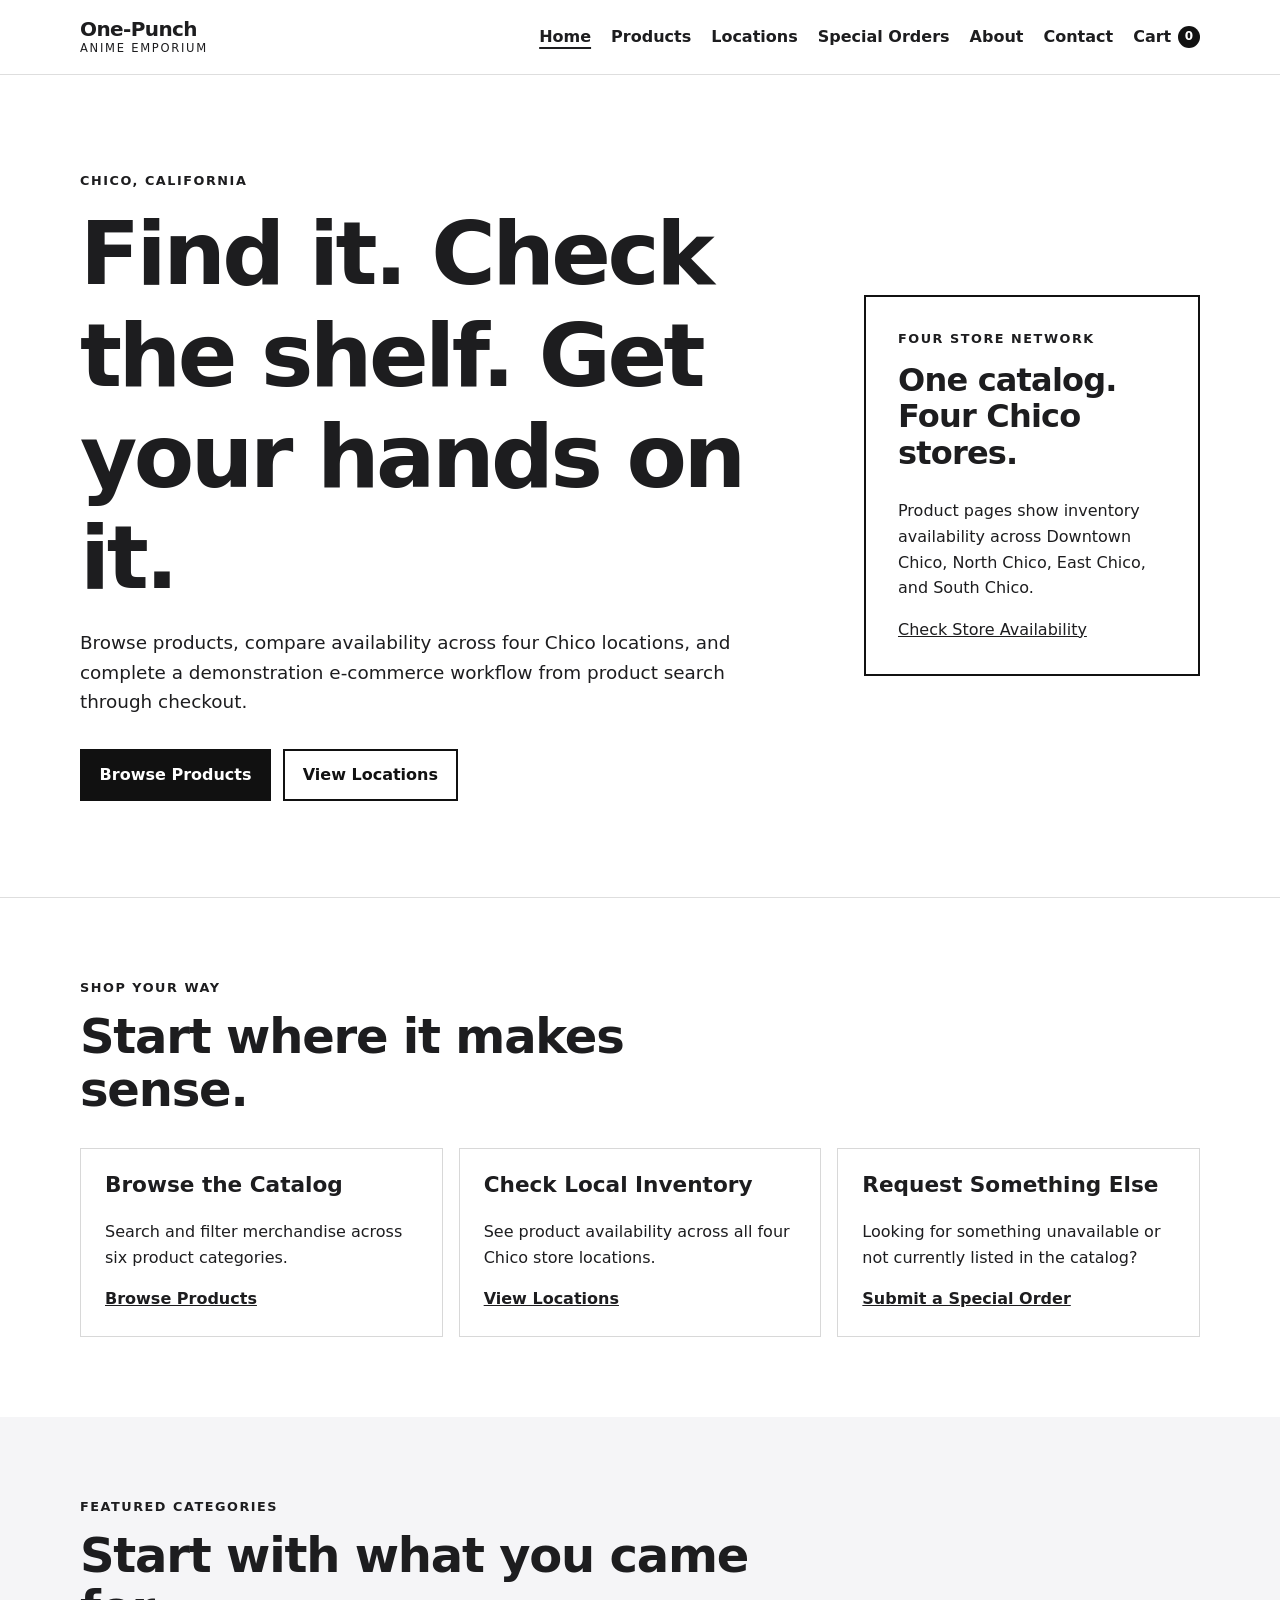
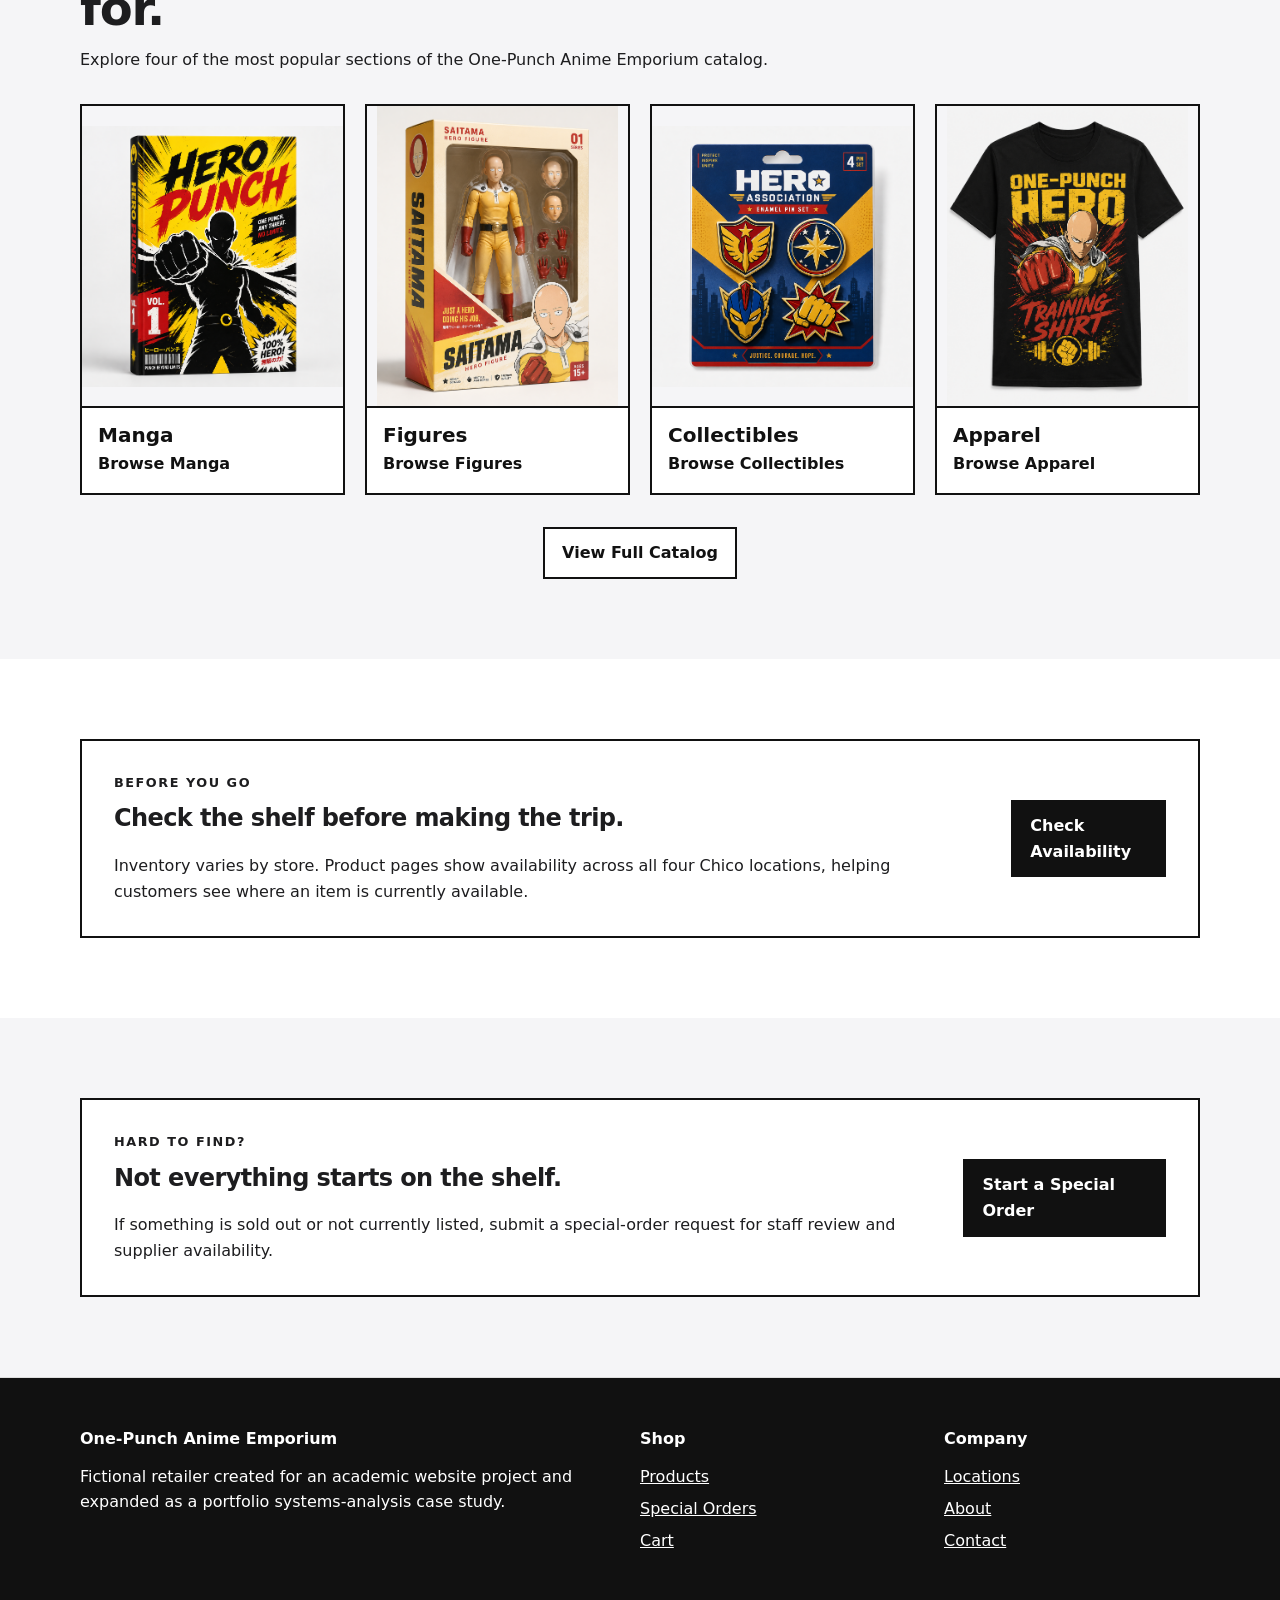
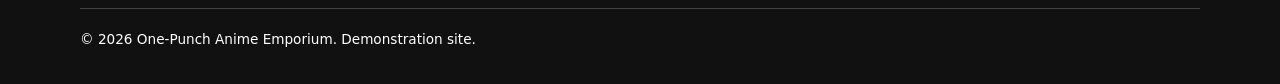
<file: Secure-E-Commerce-Digital-Retail-Transformation/Implementation/Academic Website/index.html>
<!DOCTYPE html>
<html lang="en">
<head>
    <meta charset="UTF-8">
    <meta name="viewport" content="width=device-width, initial-scale=1.0">

    <meta
        name="description"
        content="One-Punch Anime Emporium is a fictional multi-location specialty retailer serving Chico, California with manga, figures, collectibles, apparel, accessories, and comics."
    >

    <title>One-Punch Anime Emporium</title>

    <link rel="stylesheet" href="css/styles.css">
</head>

<body>

    <header class="site-header">
        <div class="container header-inner">

            <a class="site-brand" href="index.html">
                <span class="brand-name">One-Punch</span>
                <span class="brand-subtitle">Anime Emporium</span>
            </a>

            <button
                class="nav-toggle"
                type="button"
                aria-label="Open navigation"
                aria-expanded="false"
                aria-controls="primary-navigation"
            >
                Menu
            </button>

            <nav
                id="primary-navigation"
                class="primary-nav"
                aria-label="Primary navigation"
            >
                <a href="index.html" aria-current="page">Home</a>
                <a href="products.html">Products</a>
                <a href="locations.html">Locations</a>
                <a href="special-orders.html">Special Orders</a>
                <a href="about.html">About</a>
                <a href="contact.html">Contact</a>

                <a class="cart-link" href="cart.html">
                    Cart
                    <span
                        id="cart-count"
                        class="cart-count"
                        aria-label="0 items in cart"
                    >
                        0
                    </span>
                </a>
            </nav>

        </div>
    </header>


    <main>

        <!-- HERO -->

        <section class="hero">
            <div class="container hero-grid">

                <div class="hero-content">

                    <p class="eyebrow">
                        Chico, California
                    </p>

                    <h1>
                        Find it. Check the shelf.
                        Get your hands on it.
                    </h1>

                    <p class="hero-copy">
                        Browse products, compare availability across four
                        Chico locations, and complete a demonstration
                        e-commerce workflow from product search through
                        checkout.
                    </p>

                    <div class="hero-actions">

                        <a
                            class="button button-primary"
                            href="products.html"
                        >
                            Browse Products
                        </a>

                        <a
                            class="button button-secondary"
                            href="locations.html"
                        >
                            View Locations
                        </a>

                    </div>

                </div>


                <div class="hero-panel">

                    <p class="eyebrow">
                        Four Store Network
                    </p>

                    <h2>
                        One catalog. Four Chico stores.
                    </h2>

                    <p>
                        Product pages show inventory availability across
                        Downtown Chico, North Chico, East Chico, and
                        South Chico.
                    </p>

                    <a href="products.html">
                        Check Store Availability
                    </a>

                </div>

            </div>
        </section>


        <!-- CORE SHOPPING PATHS -->

        <section class="section">
            <div class="container">

                <div class="section-heading">
                    <p class="eyebrow">
                        Shop Your Way
                    </p>

                    <h2>
                        Start where it makes sense.
                    </h2>
                </div>


                <div class="feature-grid">

                    <article class="feature-card">

                        <h3>Browse the Catalog</h3>

                        <p>
                            Search and filter merchandise across six
                            product categories.
                        </p>

                        <a href="products.html">
                            Browse Products
                        </a>

                    </article>


                    <article class="feature-card">

                        <h3>Check Local Inventory</h3>

                        <p>
                            See product availability across all four
                            Chico store locations.
                        </p>

                        <a href="locations.html">
                            View Locations
                        </a>

                    </article>


                    <article class="feature-card">

                        <h3>Request Something Else</h3>

                        <p>
                            Looking for something unavailable or not
                            currently listed in the catalog?
                        </p>

                        <a href="special-orders.html">
                            Submit a Special Order
                        </a>

                    </article>

                </div>

            </div>
        </section>


        <!-- FEATURED CATEGORIES -->

        <section class="section section-alt">
            <div class="container">

                <div class="section-heading">

                    <p class="eyebrow">
                        Featured Categories
                    </p>

                    <h2>
                        Start with what you came for.
                    </h2>

                    <p>
                        Explore four of the most popular sections of the
                        One-Punch Anime Emporium catalog.
                    </p>

                </div>


                <div class="featured-category-grid">

                    <a
                        class="featured-category-card"
                        href="products.html?category=Manga"
                    >
                        <div class="featured-category-image">

                            <img
                                src="assets/images/products/manga-01.jpg"
                                alt="Featured manga merchandise"
                            >

                        </div>

                        <div class="featured-category-content">

                            <h3>Manga</h3>

                            <span>
                                Browse Manga
                            </span>

                        </div>
                    </a>


                    <a
                        class="featured-category-card"
                        href="products.html?category=Figures"
                    >
                        <div class="featured-category-image">

                            <img
                                src="assets/images/products/figure-01.jpg"
                                alt="Featured anime figure"
                            >

                        </div>

                        <div class="featured-category-content">

                            <h3>Figures</h3>

                            <span>
                                Browse Figures
                            </span>

                        </div>
                    </a>


                    <a
                        class="featured-category-card"
                        href="products.html?category=Collectibles"
                    >
                        <div class="featured-category-image">

                            <img
                                src="assets/images/products/collectible-01.jpg"
                                alt="Featured anime collectible"
                            >

                        </div>

                        <div class="featured-category-content">

                            <h3>Collectibles</h3>

                            <span>
                                Browse Collectibles
                            </span>

                        </div>
                    </a>


                    <a
                        class="featured-category-card"
                        href="products.html?category=Apparel"
                    >
                        <div class="featured-category-image">

                            <img
                                src="assets/images/products/apparel-01.jpg"
                                alt="Featured anime apparel"
                            >

                        </div>

                        <div class="featured-category-content">

                            <h3>Apparel</h3>

                            <span>
                                Browse Apparel
                            </span>

                        </div>
                    </a>

                </div>


                <div class="featured-category-footer">

                    <a
                        class="button button-secondary"
                        href="products.html"
                    >
                        View Full Catalog
                    </a>

                </div>

            </div>
        </section>


        <!-- AVAILABILITY -->

        <section class="section">
            <div class="container">

                <div class="home-availability-callout">

                    <div>

                        <p class="eyebrow">
                            Before You Go
                        </p>

                        <h2>
                            Check the shelf before making the trip.
                        </h2>

                        <p>
                            Inventory varies by store. Product pages show
                            availability across all four Chico locations,
                            helping customers see where an item is
                            currently available.
                        </p>

                    </div>


                    <a
                        class="button button-primary"
                        href="products.html"
                    >
                        Check Availability
                    </a>

                </div>

            </div>
        </section>


        <!-- SPECIAL ORDERS -->

        <section class="section section-alt">
            <div class="container">

                <div class="home-special-order">

                    <div>

                        <p class="eyebrow">
                            Hard to Find?
                        </p>

                        <h2>
                            Not everything starts on the shelf.
                        </h2>

                        <p>
                            If something is sold out or not currently
                            listed, submit a special-order request for
                            staff review and supplier availability.
                        </p>

                    </div>


                    <a
                        class="button button-primary"
                        href="special-orders.html"
                    >
                        Start a Special Order
                    </a>

                </div>

            </div>
        </section>

    </main>


    <footer class="site-footer">
        <div class="container footer-grid">

            <div>

                <p class="footer-brand">
                    One-Punch Anime Emporium
                </p>

                <p>
                    Fictional retailer created for an academic website
                    project and expanded as a portfolio systems-analysis
                    case study.
                </p>

            </div>


            <div>

                <p class="footer-heading">
                    Shop
                </p>

                <a href="products.html">
                    Products
                </a>

                <a href="special-orders.html">
                    Special Orders
                </a>

                <a href="cart.html">
                    Cart
                </a>

            </div>


            <div>

                <p class="footer-heading">
                    Company
                </p>

                <a href="locations.html">
                    Locations
                </a>

                <a href="about.html">
                    About
                </a>

                <a href="contact.html">
                    Contact
                </a>

            </div>

        </div>


        <div class="container footer-bottom">

            <p>
                &copy;
                <span id="current-year"></span>
                One-Punch Anime Emporium.
                Demonstration site.
            </p>

        </div>
    </footer>


    <script src="js/site.js"></script>

</body>
</html>
</file>
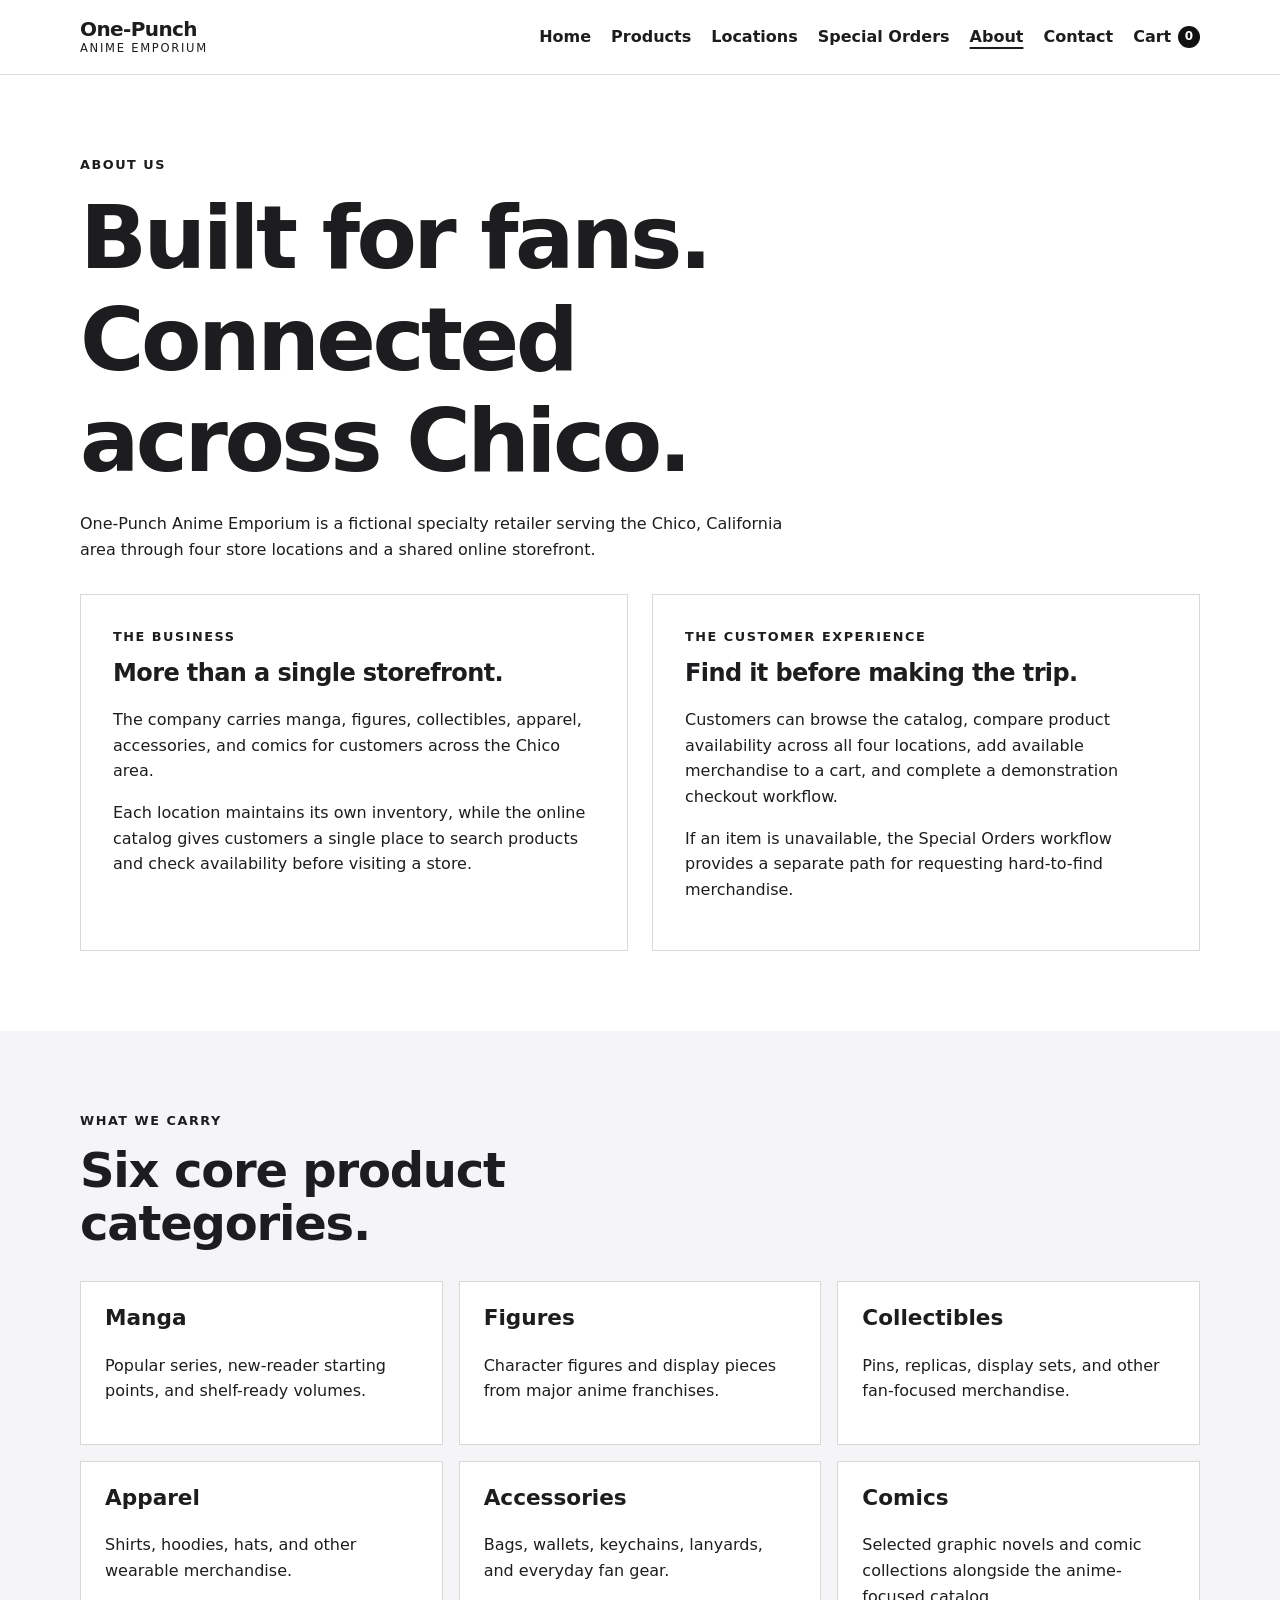
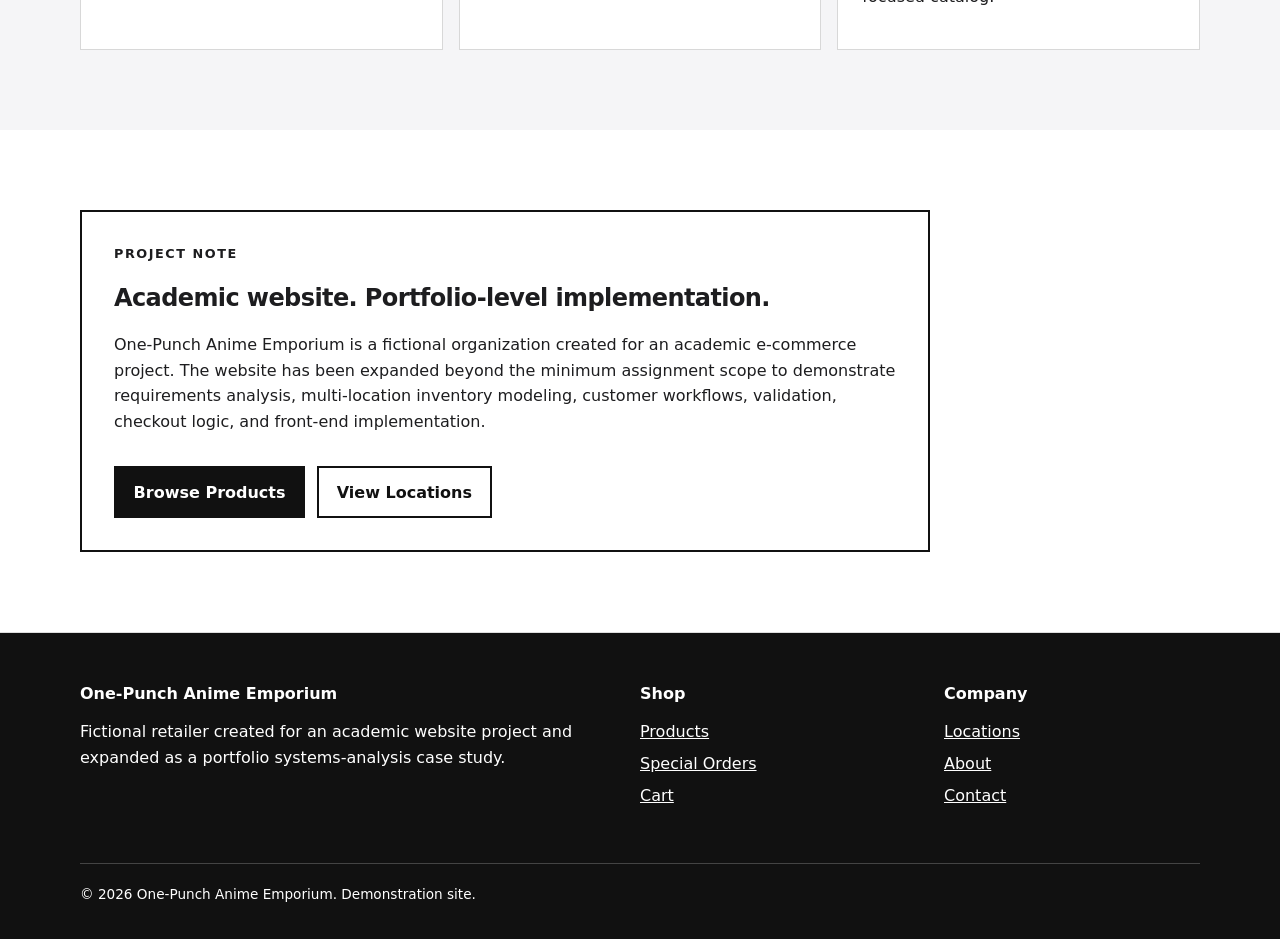
<file: Secure-E-Commerce-Digital-Retail-Transformation/Implementation/Academic Website/about.html>
<!DOCTYPE html>
<html lang="en">
<head>
    <meta charset="UTF-8">
    <meta name="viewport" content="width=device-width, initial-scale=1.0">

    <meta
        name="description"
        content="Learn about One-Punch Anime Emporium, a fictional four-location specialty retailer serving Chico, California."
    >

    <title>About | One-Punch Anime Emporium</title>

    <link rel="stylesheet" href="css/styles.css">
</head>

<body>

    <header class="site-header">
        <div class="container header-inner">

            <a class="site-brand" href="index.html">
                <span class="brand-name">One-Punch</span>
                <span class="brand-subtitle">Anime Emporium</span>
            </a>

            <button
                class="nav-toggle"
                type="button"
                aria-label="Open navigation"
                aria-expanded="false"
                aria-controls="primary-navigation"
            >
                Menu
            </button>

            <nav
                id="primary-navigation"
                class="primary-nav"
                aria-label="Primary navigation"
            >
                <a href="index.html">Home</a>
                <a href="products.html">Products</a>
                <a href="locations.html">Locations</a>
                <a href="special-orders.html">Special Orders</a>
                <a href="about.html" aria-current="page">About</a>
                <a href="contact.html">Contact</a>

                <a class="cart-link" href="cart.html">
                    Cart
                    <span
                        id="cart-count"
                        class="cart-count"
                        aria-label="0 items in cart"
                    >
                        0
                    </span>
                </a>
            </nav>

        </div>
    </header>


    <main>

        <section class="section">
            <div class="container">

                <div class="section-heading">
                    <p class="eyebrow">About Us</p>

                    <h1>Built for fans. Connected across Chico.</h1>

                    <p>
                        One-Punch Anime Emporium is a fictional specialty
                        retailer serving the Chico, California area through
                        four store locations and a shared online storefront.
                    </p>
                </div>


                <div class="about-grid">

                    <article class="about-panel">

                        <p class="eyebrow">The Business</p>

                        <h2>More than a single storefront.</h2>

                        <p>
                            The company carries manga, figures, collectibles,
                            apparel, accessories, and comics for customers
                            across the Chico area.
                        </p>

                        <p>
                            Each location maintains its own inventory, while
                            the online catalog gives customers a single place
                            to search products and check availability before
                            visiting a store.
                        </p>

                    </article>


                    <article class="about-panel">

                        <p class="eyebrow">The Customer Experience</p>

                        <h2>Find it before making the trip.</h2>

                        <p>
                            Customers can browse the catalog, compare product
                            availability across all four locations, add
                            available merchandise to a cart, and complete a
                            demonstration checkout workflow.
                        </p>

                        <p>
                            If an item is unavailable, the Special Orders
                            workflow provides a separate path for requesting
                            hard-to-find merchandise.
                        </p>

                    </article>

                </div>

            </div>
        </section>


        <section class="section section-alt">
            <div class="container">

                <div class="section-heading">
                    <p class="eyebrow">What We Carry</p>

                    <h2>Six core product categories.</h2>
                </div>


                <div class="feature-grid">

                    <article class="feature-card">
                        <h3>Manga</h3>
                        <p>
                            Popular series, new-reader starting points, and
                            shelf-ready volumes.
                        </p>
                    </article>


                    <article class="feature-card">
                        <h3>Figures</h3>
                        <p>
                            Character figures and display pieces from major
                            anime franchises.
                        </p>
                    </article>


                    <article class="feature-card">
                        <h3>Collectibles</h3>
                        <p>
                            Pins, replicas, display sets, and other fan-focused
                            merchandise.
                        </p>
                    </article>


                    <article class="feature-card">
                        <h3>Apparel</h3>
                        <p>
                            Shirts, hoodies, hats, and other wearable
                            merchandise.
                        </p>
                    </article>


                    <article class="feature-card">
                        <h3>Accessories</h3>
                        <p>
                            Bags, wallets, keychains, lanyards, and everyday
                            fan gear.
                        </p>
                    </article>


                    <article class="feature-card">
                        <h3>Comics</h3>
                        <p>
                            Selected graphic novels and comic collections
                            alongside the anime-focused catalog.
                        </p>
                    </article>

                </div>

            </div>
        </section>


        <section class="section">
            <div class="container">

                <div class="about-project-note">

                    <p class="eyebrow">Project Note</p>

                    <h2>Academic website. Portfolio-level implementation.</h2>

                    <p>
                        One-Punch Anime Emporium is a fictional organization
                        created for an academic e-commerce project. The website
                        has been expanded beyond the minimum assignment scope
                        to demonstrate requirements analysis, multi-location
                        inventory modeling, customer workflows, validation,
                        checkout logic, and front-end implementation.
                    </p>

                    <div class="hero-actions">

                        <a
                            class="button button-primary"
                            href="products.html"
                        >
                            Browse Products
                        </a>

                        <a
                            class="button button-secondary"
                            href="locations.html"
                        >
                            View Locations
                        </a>

                    </div>

                </div>

            </div>
        </section>

    </main>


    <footer class="site-footer">
        <div class="container footer-grid">

            <div>
                <p class="footer-brand">
                    One-Punch Anime Emporium
                </p>

                <p>
                    Fictional retailer created for an academic website project
                    and expanded as a portfolio systems-analysis case study.
                </p>
            </div>

            <div>
                <p class="footer-heading">Shop</p>
                <a href="products.html">Products</a>
                <a href="special-orders.html">Special Orders</a>
                <a href="cart.html">Cart</a>
            </div>

            <div>
                <p class="footer-heading">Company</p>
                <a href="locations.html">Locations</a>
                <a href="about.html">About</a>
                <a href="contact.html">Contact</a>
            </div>

        </div>

        <div class="container footer-bottom">
            <p>
                &copy; <span id="current-year"></span>
                One-Punch Anime Emporium. Demonstration site.
            </p>
        </div>
    </footer>


    <script src="js/site.js"></script>

</body>
</html>
</file>
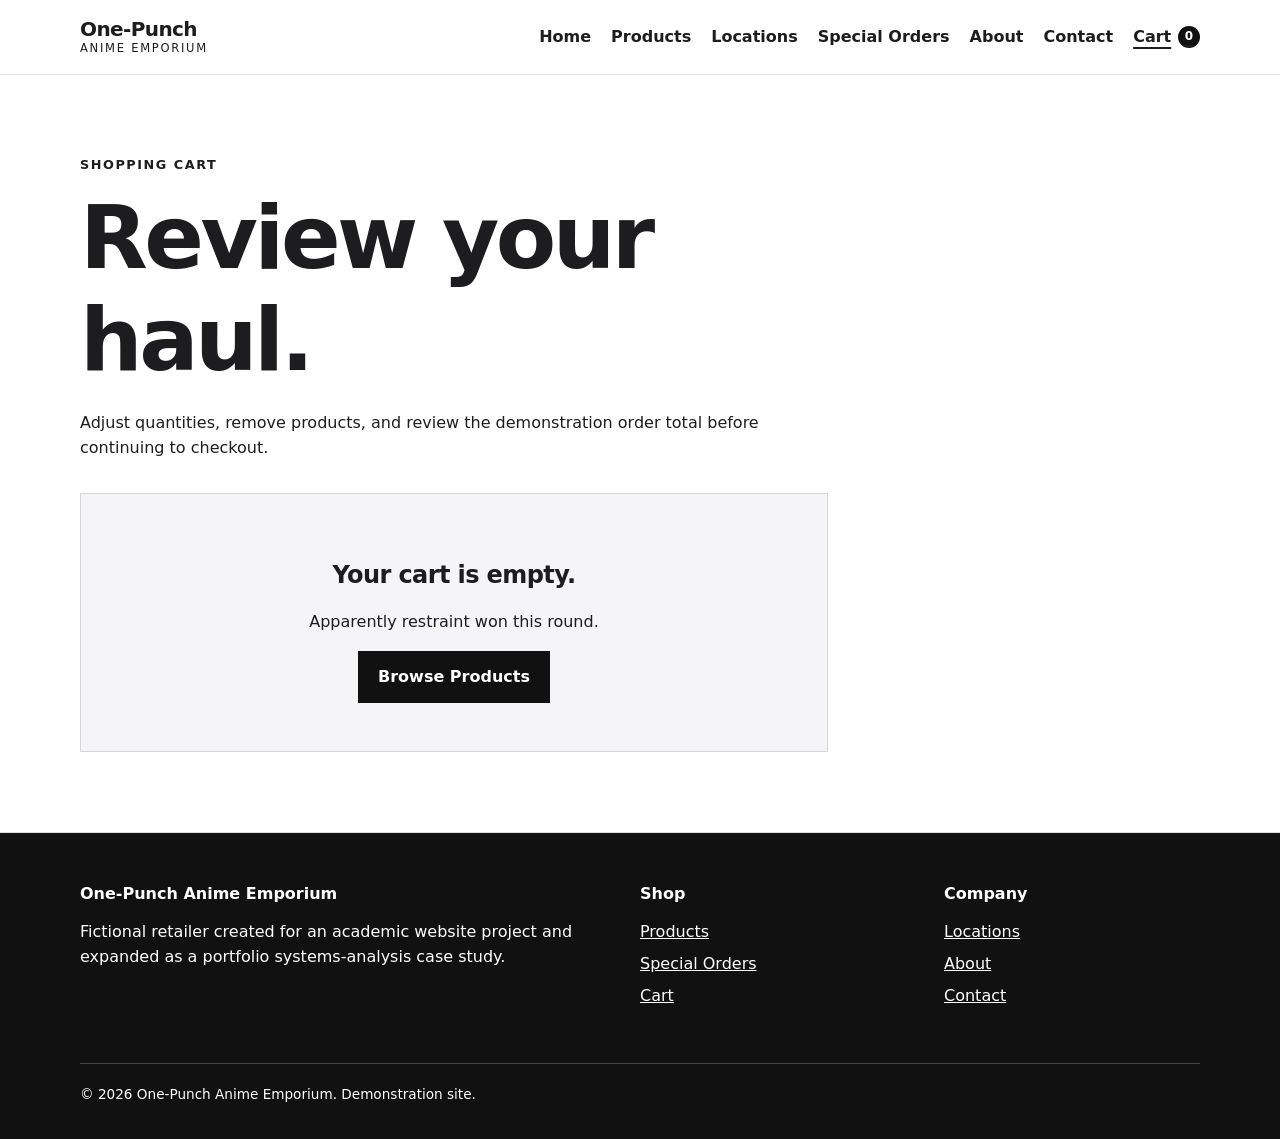
<file: Secure-E-Commerce-Digital-Retail-Transformation/Implementation/Academic Website/cart.html>
<!DOCTYPE html>
<html lang="en">
<head>
    <meta charset="UTF-8">
    <meta name="viewport" content="width=device-width, initial-scale=1.0">

    <meta
        name="description"
        content="Review your shopping cart at One-Punch Anime Emporium."
    >

    <title>Cart | One-Punch Anime Emporium</title>

    <link rel="stylesheet" href="css/styles.css">
</head>

<body>

    <header class="site-header">
        <div class="container header-inner">

            <a class="site-brand" href="index.html">
                <span class="brand-name">One-Punch</span>
                <span class="brand-subtitle">Anime Emporium</span>
            </a>

            <button
                class="nav-toggle"
                type="button"
                aria-label="Open navigation"
                aria-expanded="false"
                aria-controls="primary-navigation"
            >
                Menu
            </button>

            <nav
                id="primary-navigation"
                class="primary-nav"
                aria-label="Primary navigation"
            >
                <a href="index.html">Home</a>
                <a href="products.html">Products</a>
                <a href="locations.html">Locations</a>
                <a href="special-orders.html">Special Orders</a>
                <a href="about.html">About</a>
                <a href="contact.html">Contact</a>

                <a
                    class="cart-link"
                    href="cart.html"
                    aria-current="page"
                >
                    Cart
                    <span
                        id="cart-count"
                        class="cart-count"
                        aria-label="0 items in cart"
                    >
                        0
                    </span>
                </a>
            </nav>

        </div>
    </header>


    <main>

        <section class="section">
            <div class="container">

                <div class="section-heading">
                    <p class="eyebrow">Shopping Cart</p>
                    <h1>Review your haul.</h1>

                    <p>
                        Adjust quantities, remove products, and review the
                        demonstration order total before continuing to checkout.
                    </p>
                </div>


                <div
                    id="cart-layout"
                    class="cart-layout"
                >

                    <div>
                        <div
                            id="cart-items"
                            class="cart-items"
                        >
                        </div>

                        <div
                            id="empty-cart"
                            class="cart-empty"
                            hidden
                        >
                            <h2>Your cart is empty.</h2>

                            <p>
                                Apparently restraint won this round.
                            </p>

                            <a
                                class="button button-primary"
                                href="products.html"
                            >
                                Browse Products
                            </a>
                        </div>
                    </div>


                    <aside
                        id="cart-summary"
                        class="cart-summary"
                    >
                        <p class="eyebrow">Order Summary</p>

                        <div class="summary-row">
                            <span>Items</span>
                            <span id="summary-item-count">0</span>
                        </div>

                        <div class="summary-row">
                            <span>Subtotal</span>
                            <span id="summary-subtotal">$0.00</span>
                        </div>

                        <div class="summary-row">
                            <span>Estimated Tax</span>
                            <span id="summary-tax">$0.00</span>
                        </div>

                        <div class="summary-row summary-total">
                            <span>Estimated Total</span>
                            <span id="summary-total">$0.00</span>
                        </div>

                        <p class="summary-note">
                            Shipping and fulfillment options are selected
                            during the demonstration checkout workflow.
                        </p>

                        <a
                            id="checkout-button"
                            class="button button-primary cart-checkout-button"
                            href="checkout.html"
                        >
                            Continue to Checkout
                        </a>

                        <button
                            id="clear-cart"
                            class="button button-secondary cart-clear-button"
                            type="button"
                        >
                            Clear Cart
                        </button>
                    </aside>

                </div>

            </div>
        </section>

    </main>


    <footer class="site-footer">
        <div class="container footer-grid">

            <div>
                <p class="footer-brand">
                    One-Punch Anime Emporium
                </p>

                <p>
                    Fictional retailer created for an academic website project
                    and expanded as a portfolio systems-analysis case study.
                </p>
            </div>

            <div>
                <p class="footer-heading">Shop</p>
                <a href="products.html">Products</a>
                <a href="special-orders.html">Special Orders</a>
                <a href="cart.html">Cart</a>
            </div>

            <div>
                <p class="footer-heading">Company</p>
                <a href="locations.html">Locations</a>
                <a href="about.html">About</a>
                <a href="contact.html">Contact</a>
            </div>

        </div>

        <div class="container footer-bottom">
            <p>
                &copy; <span id="current-year"></span>
                One-Punch Anime Emporium. Demonstration site.
            </p>
        </div>
    </footer>


    <script src="js/data.js"></script>
    <script src="js/cart.js"></script>
    <script src="js/site.js"></script>

</body>
</html>
</file>
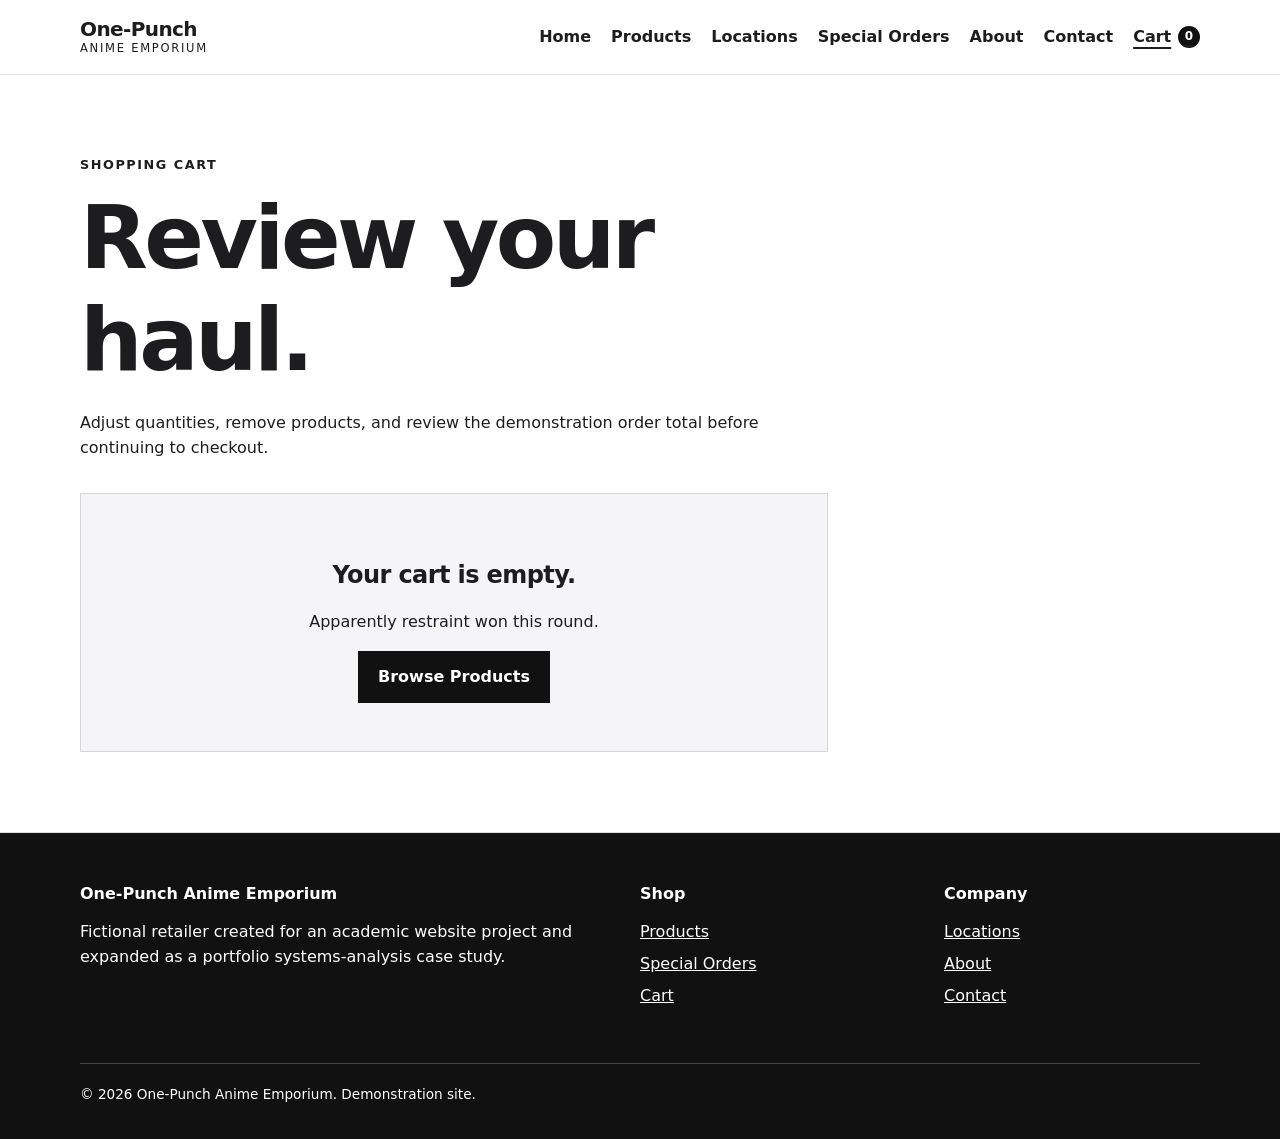
<file: Secure-E-Commerce-Digital-Retail-Transformation/Implementation/Academic Website/checkout.html>
<!DOCTYPE html>
<html lang="en">
<head>
    <meta charset="UTF-8">
    <meta name="viewport" content="width=device-width, initial-scale=1.0">

    <meta
        name="description"
        content="Demonstration checkout for One-Punch Anime Emporium."
    >

    <title>Checkout | One-Punch Anime Emporium</title>

    <link rel="stylesheet" href="css/styles.css">
</head>

<body>

    <header class="site-header">
        <div class="container header-inner">

            <a class="site-brand" href="index.html">
                <span class="brand-name">One-Punch</span>
                <span class="brand-subtitle">Anime Emporium</span>
            </a>

            <button
                class="nav-toggle"
                type="button"
                aria-label="Open navigation"
                aria-expanded="false"
                aria-controls="primary-navigation"
            >
                Menu
            </button>

            <nav
                id="primary-navigation"
                class="primary-nav"
                aria-label="Primary navigation"
            >
                <a href="index.html">Home</a>
                <a href="products.html">Products</a>
                <a href="locations.html">Locations</a>
                <a href="special-orders.html">Special Orders</a>
                <a href="about.html">About</a>
                <a href="contact.html">Contact</a>

                <a class="cart-link" href="cart.html">
                    Cart
                    <span
                        id="cart-count"
                        class="cart-count"
                        aria-label="0 items in cart"
                    >
                        0
                    </span>
                </a>
            </nav>

        </div>
    </header>


    <main>

        <section class="section">
            <div class="container">

                <div class="section-heading">
                    <p class="eyebrow">Checkout</p>
                    <h1>Finish the order.</h1>

                    <p>
                        Complete the demonstration checkout form below. No real
                        payment is processed and no information is transmitted
                        to an external service.
                    </p>
                </div>


                <div class="checkout-layout">

                    <form
                        id="checkout-form"
                        class="checkout-form"
                        novalidate
                    >

                        <div class="form-section">

                            <h2>Customer Information</h2>

                            <div class="form-grid">

                                <div class="form-field">
                                    <label for="checkout-name">
                                        Full Name
                                        <span aria-hidden="true">*</span>
                                    </label>

                                    <input
                                        id="checkout-name"
                                        name="checkout-name"
                                        type="text"
                                        autocomplete="name"
                                        required
                                    >

                                    <p
                                        class="field-error"
                                        id="checkout-name-error"
                                    ></p>
                                </div>


                                <div class="form-field">
                                    <label for="checkout-email">
                                        Email
                                        <span aria-hidden="true">*</span>
                                    </label>

                                    <input
                                        id="checkout-email"
                                        name="checkout-email"
                                        type="email"
                                        autocomplete="email"
                                        required
                                    >

                                    <p
                                        class="field-error"
                                        id="checkout-email-error"
                                    ></p>
                                </div>

                            </div>

                        </div>


                        <div class="form-section">

                            <h2>Shipping Address</h2>

                            <div class="form-grid">

                                <div class="form-field form-field-full">
                                    <label for="checkout-address">
                                        Street Address
                                        <span aria-hidden="true">*</span>
                                    </label>

                                    <input
                                        id="checkout-address"
                                        name="checkout-address"
                                        type="text"
                                        autocomplete="street-address"
                                        required
                                    >

                                    <p
                                        class="field-error"
                                        id="checkout-address-error"
                                    ></p>
                                </div>


                                <div class="form-field">
                                    <label for="checkout-city">
                                        City
                                        <span aria-hidden="true">*</span>
                                    </label>

                                    <input
                                        id="checkout-city"
                                        name="checkout-city"
                                        type="text"
                                        autocomplete="address-level2"
                                        required
                                    >

                                    <p
                                        class="field-error"
                                        id="checkout-city-error"
                                    ></p>
                                </div>


                                <div class="form-field">
                                    <label for="checkout-state">
                                        State
                                        <span aria-hidden="true">*</span>
                                    </label>

                                    <input
                                        id="checkout-state"
                                        name="checkout-state"
                                        type="text"
                                        maxlength="2"
                                        placeholder="FL"
                                        autocomplete="address-level1"
                                        required
                                    >

                                    <p
                                        class="field-error"
                                        id="checkout-state-error"
                                    ></p>
                                </div>


                                <div class="form-field">
                                    <label for="checkout-zip">
                                        ZIP Code
                                        <span aria-hidden="true">*</span>
                                    </label>

                                    <input
                                        id="checkout-zip"
                                        name="checkout-zip"
                                        type="text"
                                        inputmode="numeric"
                                        autocomplete="postal-code"
                                        required
                                    >

                                    <p
                                        class="field-error"
                                        id="checkout-zip-error"
                                    ></p>
                                </div>

                            </div>

                        </div>


                        <div class="form-section">

                            <h2>Fulfillment</h2>

                            <div class="form-grid">

                                <div class="form-field">
                                    <label for="fulfillment-method">
                                        Fulfillment Method
                                    </label>

                                    <select
                                        id="fulfillment-method"
                                        name="fulfillment-method"
                                    >
                                        <option value="ship">
                                            Standard Shipping
                                        </option>

                                        <option value="pickup">
                                            Store Pickup
                                        </option>
                                    </select>
                                </div>


                                <div
                                    id="pickup-store-field"
                                    class="form-field"
                                    hidden
                                >
                                    <label for="pickup-store">
                                        Pickup Store
                                    </label>

                                    <select
                                        id="pickup-store"
                                        name="pickup-store"
                                    >
                                    </select>
                                </div>

                            </div>

                        </div>


                        <div class="form-section">

                            <h2>Payment</h2>

                            <div class="form-notice">
                                <strong>Demonstration only.</strong>
                                Do not enter a real credit-card number. Use any
                                fictional test number such as 4242 4242 4242 4242.
                            </div>


                            <div class="form-grid">

                                <div class="form-field form-field-full">
                                    <label for="card-number">
                                        Card Number
                                        <span aria-hidden="true">*</span>
                                    </label>

                                    <input
                                        id="card-number"
                                        name="card-number"
                                        type="text"
                                        inputmode="numeric"
                                        autocomplete="off"
                                        placeholder="4242 4242 4242 4242"
                                        required
                                    >

                                    <p
                                        class="field-error"
                                        id="card-number-error"
                                    ></p>
                                </div>


                                <div class="form-field">
                                    <label for="card-expiration">
                                        Expiration
                                        <span aria-hidden="true">*</span>
                                    </label>

                                    <input
                                        id="card-expiration"
                                        name="card-expiration"
                                        type="text"
                                        autocomplete="off"
                                        placeholder="MM/YY"
                                        required
                                    >

                                    <p
                                        class="field-error"
                                        id="card-expiration-error"
                                    ></p>
                                </div>


                                <div class="form-field">
                                    <label for="card-cvv">
                                        CVV
                                        <span aria-hidden="true">*</span>
                                    </label>

                                    <input
                                        id="card-cvv"
                                        name="card-cvv"
                                        type="text"
                                        inputmode="numeric"
                                        autocomplete="off"
                                        maxlength="4"
                                        required
                                    >

                                    <p
                                        class="field-error"
                                        id="card-cvv-error"
                                    ></p>
                                </div>

                            </div>

                        </div>


                        <button
                            class="button button-primary"
                            type="submit"
                        >
                            Place Demonstration Order
                        </button>

                    </form>


                    <aside class="checkout-summary">

                        <p class="eyebrow">Order Summary</p>

                        <div
                            id="checkout-items"
                            class="checkout-items"
                        >
                        </div>

                        <div class="summary-row">
                            <span>Subtotal</span>
                            <span id="checkout-subtotal">$0.00</span>
                        </div>

                        <div class="summary-row">
                            <span>Estimated Tax</span>
                            <span id="checkout-tax">$0.00</span>
                        </div>

                        <div class="summary-row summary-total">
                            <span>Total</span>
                            <span id="checkout-total">$0.00</span>
                        </div>

                    </aside>

                </div>

            </div>
        </section>

    </main>


    <footer class="site-footer">
        <div class="container footer-grid">

            <div>
                <p class="footer-brand">
                    One-Punch Anime Emporium
                </p>

                <p>
                    Fictional retailer created for an academic website project
                    and expanded as a portfolio systems-analysis case study.
                </p>
            </div>

            <div>
                <p class="footer-heading">Shop</p>
                <a href="products.html">Products</a>
                <a href="special-orders.html">Special Orders</a>
                <a href="cart.html">Cart</a>
            </div>

            <div>
                <p class="footer-heading">Company</p>
                <a href="locations.html">Locations</a>
                <a href="about.html">About</a>
                <a href="contact.html">Contact</a>
            </div>

        </div>

        <div class="container footer-bottom">
            <p>
                &copy; <span id="current-year"></span>
                One-Punch Anime Emporium. Demonstration site.
            </p>
        </div>
    </footer>


    <script src="js/data.js"></script>
    <script src="js/checkout.js"></script>
    <script src="js/site.js"></script>

</body>
</html>
</file>
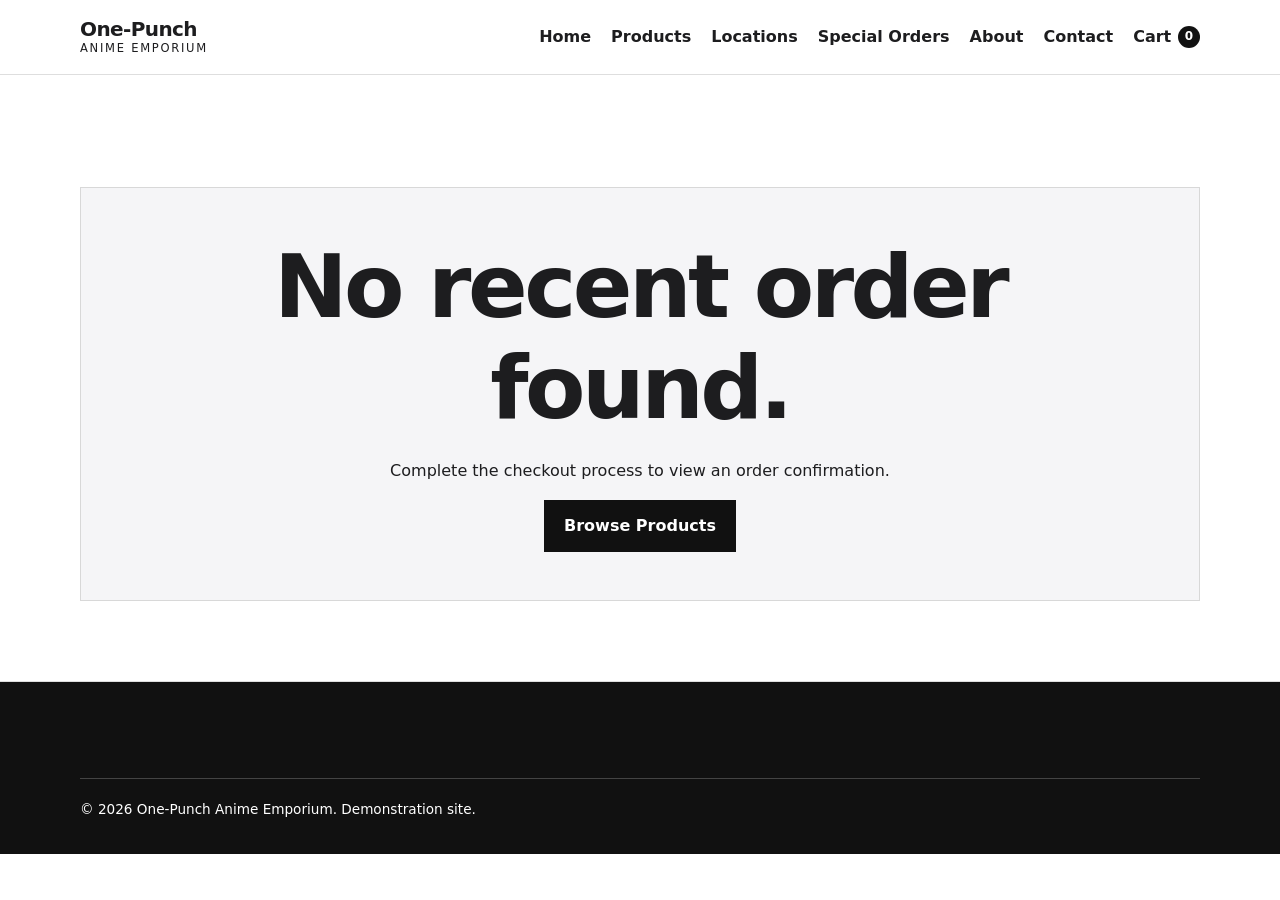
<file: Secure-E-Commerce-Digital-Retail-Transformation/Implementation/Academic Website/confirmation.html>
<!DOCTYPE html>
<html lang="en">
<head>
    <meta charset="UTF-8">
    <meta name="viewport" content="width=device-width, initial-scale=1.0">

    <meta
        name="description"
        content="Demonstration order confirmation for One-Punch Anime Emporium."
    >

    <title>Order Confirmation | One-Punch Anime Emporium</title>

    <link rel="stylesheet" href="css/styles.css">
</head>

<body>

    <header class="site-header">
        <div class="container header-inner">

            <a class="site-brand" href="index.html">
                <span class="brand-name">One-Punch</span>
                <span class="brand-subtitle">Anime Emporium</span>
            </a>

            <nav
                class="primary-nav"
                aria-label="Primary navigation"
            >
                <a href="index.html">Home</a>
                <a href="products.html">Products</a>
                <a href="locations.html">Locations</a>
                <a href="special-orders.html">Special Orders</a>
                <a href="about.html">About</a>
                <a href="contact.html">Contact</a>
                <a class="cart-link" href="cart.html">
                    Cart
                    <span
                        id="cart-count"
                        class="cart-count"
                    >
                        0
                    </span>
                </a>
            </nav>

        </div>
    </header>


    <main>

        <section class="section">
            <div class="container">

                <div
                    id="confirmation-panel"
                    class="order-confirmation"
                >

                    <p class="eyebrow">Order Confirmed</p>

                    <h1>Your demonstration order is complete.</h1>

                    <p>
                        Order Number:
                        <strong id="confirmation-order-number"></strong>
                    </p>


                    <div class="confirmation-grid">

                        <div>
                            <h2>Customer</h2>

                            <p id="confirmation-customer"></p>
                            <p id="confirmation-email"></p>
                        </div>


                        <div>
                            <h2>Fulfillment</h2>

                            <p id="confirmation-fulfillment"></p>
                        </div>

                    </div>


                    <div class="confirmation-summary">

                        <h2>Order Summary</h2>

                        <div
                            id="confirmation-items"
                            class="checkout-items"
                        >
                        </div>

                        <div class="summary-row">
                            <span>Subtotal</span>
                            <span id="confirmation-subtotal"></span>
                        </div>

                        <div class="summary-row">
                            <span>Tax</span>
                            <span id="confirmation-tax"></span>
                        </div>

                        <div class="summary-row summary-total">
                            <span>Total</span>
                            <span id="confirmation-total"></span>
                        </div>

                    </div>


                    <div class="form-notice">
                        <strong>Demonstration only.</strong>
                        No payment was processed and no order was transmitted
                        to a real retailer or fulfillment system.
                    </div>


                    <div class="hero-actions">

                        <a
                            class="button button-primary"
                            href="products.html"
                        >
                            Continue Shopping
                        </a>

                        <a
                            class="button button-secondary"
                            href="index.html"
                        >
                            Return Home
                        </a>

                    </div>

                </div>


                <div
                    id="confirmation-error"
                    class="catalog-empty"
                    hidden
                >
                    <h1>No recent order found.</h1>

                    <p>
                        Complete the checkout process to view an order confirmation.
                    </p>

                    <a
                        class="button button-primary"
                        href="products.html"
                    >
                        Browse Products
                    </a>
                </div>

            </div>
        </section>

    </main>


    <footer class="site-footer">
        <div class="container footer-bottom">
            <p>
                &copy; <span id="current-year"></span>
                One-Punch Anime Emporium. Demonstration site.
            </p>
        </div>
    </footer>


    <script src="js/data.js"></script>
    <script src="js/confirmation.js"></script>
    <script src="js/site.js"></script>

</body>
</html>
</file>
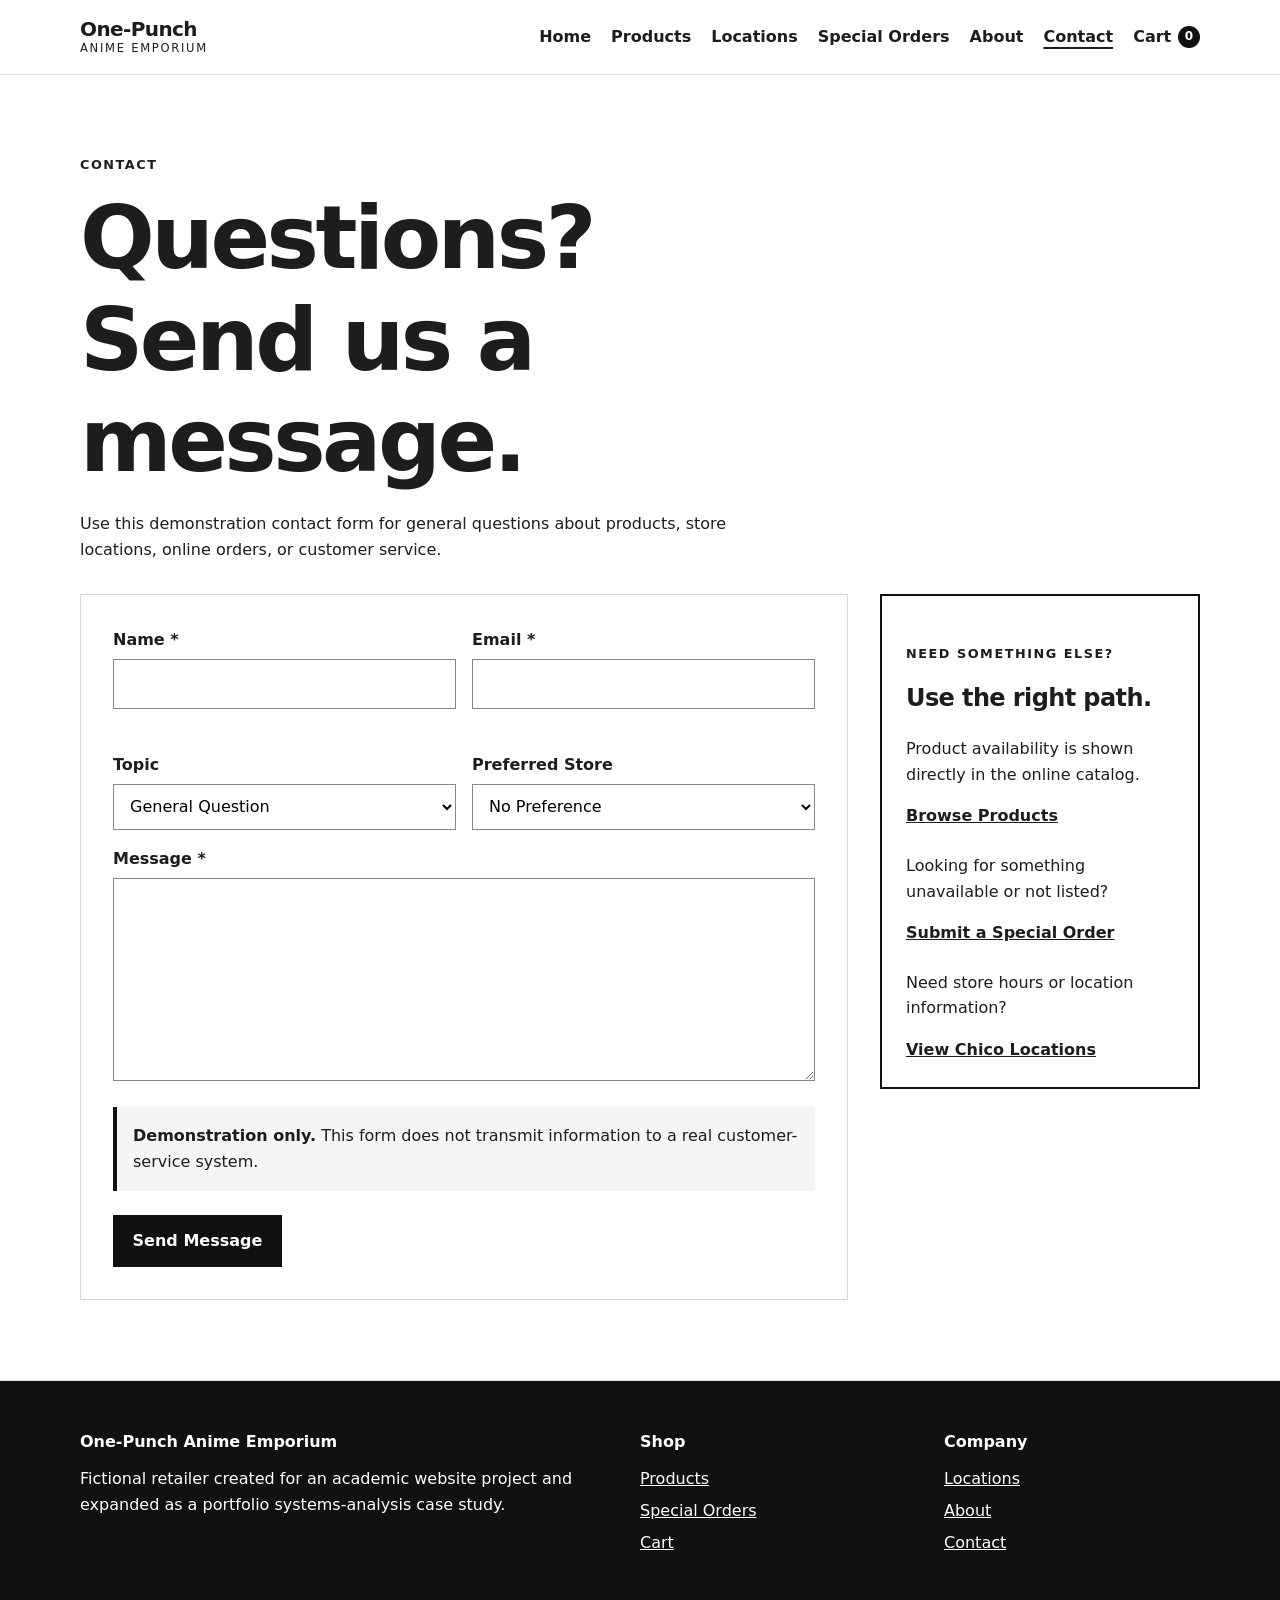
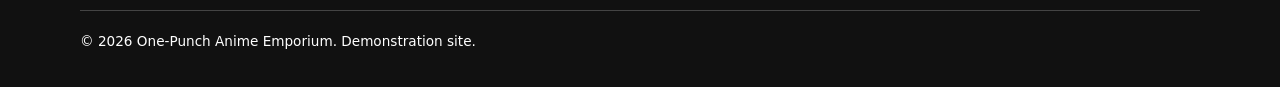
<file: Secure-E-Commerce-Digital-Retail-Transformation/Implementation/Academic Website/contact.html>
<!DOCTYPE html>
<html lang="en">
<head>
    <meta charset="UTF-8">
    <meta name="viewport" content="width=device-width, initial-scale=1.0">

    <meta
        name="description"
        content="Contact One-Punch Anime Emporium for general questions about products, stores, and customer service."
    >

    <title>Contact | One-Punch Anime Emporium</title>

    <link rel="stylesheet" href="css/styles.css">
</head>

<body>

    <header class="site-header">
        <div class="container header-inner">

            <a class="site-brand" href="index.html">
                <span class="brand-name">One-Punch</span>
                <span class="brand-subtitle">Anime Emporium</span>
            </a>

            <button
                class="nav-toggle"
                type="button"
                aria-label="Open navigation"
                aria-expanded="false"
                aria-controls="primary-navigation"
            >
                Menu
            </button>

            <nav
                id="primary-navigation"
                class="primary-nav"
                aria-label="Primary navigation"
            >
                <a href="index.html">Home</a>
                <a href="products.html">Products</a>
                <a href="locations.html">Locations</a>
                <a href="special-orders.html">Special Orders</a>
                <a href="about.html">About</a>
                <a href="contact.html" aria-current="page">Contact</a>

                <a class="cart-link" href="cart.html">
                    Cart
                    <span
                        id="cart-count"
                        class="cart-count"
                        aria-label="0 items in cart"
                    >
                        0
                    </span>
                </a>
            </nav>

        </div>
    </header>


    <main>

        <section class="section">
            <div class="container">

                <div class="section-heading">
                    <p class="eyebrow">Contact</p>

                    <h1>Questions? Send us a message.</h1>

                    <p>
                        Use this demonstration contact form for general
                        questions about products, store locations, online
                        orders, or customer service.
                    </p>
                </div>


                <div class="contact-layout">

                    <form
                        id="contact-form"
                        class="contact-form"
                        novalidate
                    >

                        <div class="form-grid">

                            <div class="form-field">
                                <label for="contact-name">
                                    Name
                                    <span aria-hidden="true">*</span>
                                </label>

                                <input
                                    id="contact-name"
                                    name="contact-name"
                                    type="text"
                                    autocomplete="name"
                                    required
                                >

                                <p
                                    id="contact-name-error"
                                    class="field-error"
                                ></p>
                            </div>


                            <div class="form-field">
                                <label for="contact-email">
                                    Email
                                    <span aria-hidden="true">*</span>
                                </label>

                                <input
                                    id="contact-email"
                                    name="contact-email"
                                    type="email"
                                    autocomplete="email"
                                    required
                                >

                                <p
                                    id="contact-email-error"
                                    class="field-error"
                                ></p>
                            </div>


                            <div class="form-field">
                                <label for="contact-topic">
                                    Topic
                                </label>

                                <select
                                    id="contact-topic"
                                    name="contact-topic"
                                >
                                    <option value="general">
                                        General Question
                                    </option>

                                    <option value="product">
                                        Product Question
                                    </option>

                                    <option value="store">
                                        Store Location
                                    </option>

                                    <option value="order">
                                        Order Question
                                    </option>

                                    <option value="other">
                                        Other
                                    </option>
                                </select>
                            </div>


                            <div class="form-field">
                                <label for="contact-store">
                                    Preferred Store
                                </label>

                                <select
                                    id="contact-store"
                                    name="contact-store"
                                >
                                    <option value="">
                                        No Preference
                                    </option>
                                </select>
                            </div>


                            <div class="form-field form-field-full">
                                <label for="contact-message">
                                    Message
                                    <span aria-hidden="true">*</span>
                                </label>

                                <textarea
                                    id="contact-message"
                                    name="contact-message"
                                    rows="7"
                                    required
                                ></textarea>

                                <p
                                    id="contact-message-error"
                                    class="field-error"
                                ></p>
                            </div>

                        </div>


                        <div class="form-notice">
                            <strong>Demonstration only.</strong>
                            This form does not transmit information to a real
                            customer-service system.
                        </div>


                        <button
                            class="button button-primary"
                            type="submit"
                        >
                            Send Message
                        </button>

                    </form>


                    <aside class="contact-sidebar">

                        <p class="eyebrow">Need Something Else?</p>

                        <h2>Use the right path.</h2>

                        <p>
                            Product availability is shown directly in the
                            online catalog.
                        </p>

                        <a href="products.html">
                            Browse Products
                        </a>

                        <p>
                            Looking for something unavailable or not listed?
                        </p>

                        <a href="special-orders.html">
                            Submit a Special Order
                        </a>

                        <p>
                            Need store hours or location information?
                        </p>

                        <a href="locations.html">
                            View Chico Locations
                        </a>

                    </aside>

                </div>


                <div
                    id="contact-confirmation"
                    class="contact-confirmation"
                    hidden
                >
                    <p class="eyebrow">Message Received</p>

                    <h2>Your demonstration message has been submitted.</h2>

                    <p>
                        Reference Number:
                        <strong id="contact-reference"></strong>
                    </p>

                    <p>
                        In a production system, this request would be routed
                        to the appropriate customer-service queue.
                    </p>

                    <button
                        id="contact-new-message"
                        class="button button-primary"
                        type="button"
                    >
                        Send Another Message
                    </button>
                </div>

            </div>
        </section>

    </main>


    <footer class="site-footer">
        <div class="container footer-grid">

            <div>
                <p class="footer-brand">
                    One-Punch Anime Emporium
                </p>

                <p>
                    Fictional retailer created for an academic website project
                    and expanded as a portfolio systems-analysis case study.
                </p>
            </div>

            <div>
                <p class="footer-heading">Shop</p>
                <a href="products.html">Products</a>
                <a href="special-orders.html">Special Orders</a>
                <a href="cart.html">Cart</a>
            </div>

            <div>
                <p class="footer-heading">Company</p>
                <a href="locations.html">Locations</a>
                <a href="about.html">About</a>
                <a href="contact.html">Contact</a>
            </div>

        </div>

        <div class="container footer-bottom">
            <p>
                &copy; <span id="current-year"></span>
                One-Punch Anime Emporium. Demonstration site.
            </p>
        </div>
    </footer>


    <script src="js/data.js"></script>
    <script src="js/contact.js"></script>
    <script src="js/site.js"></script>

</body>
</html>
</file>
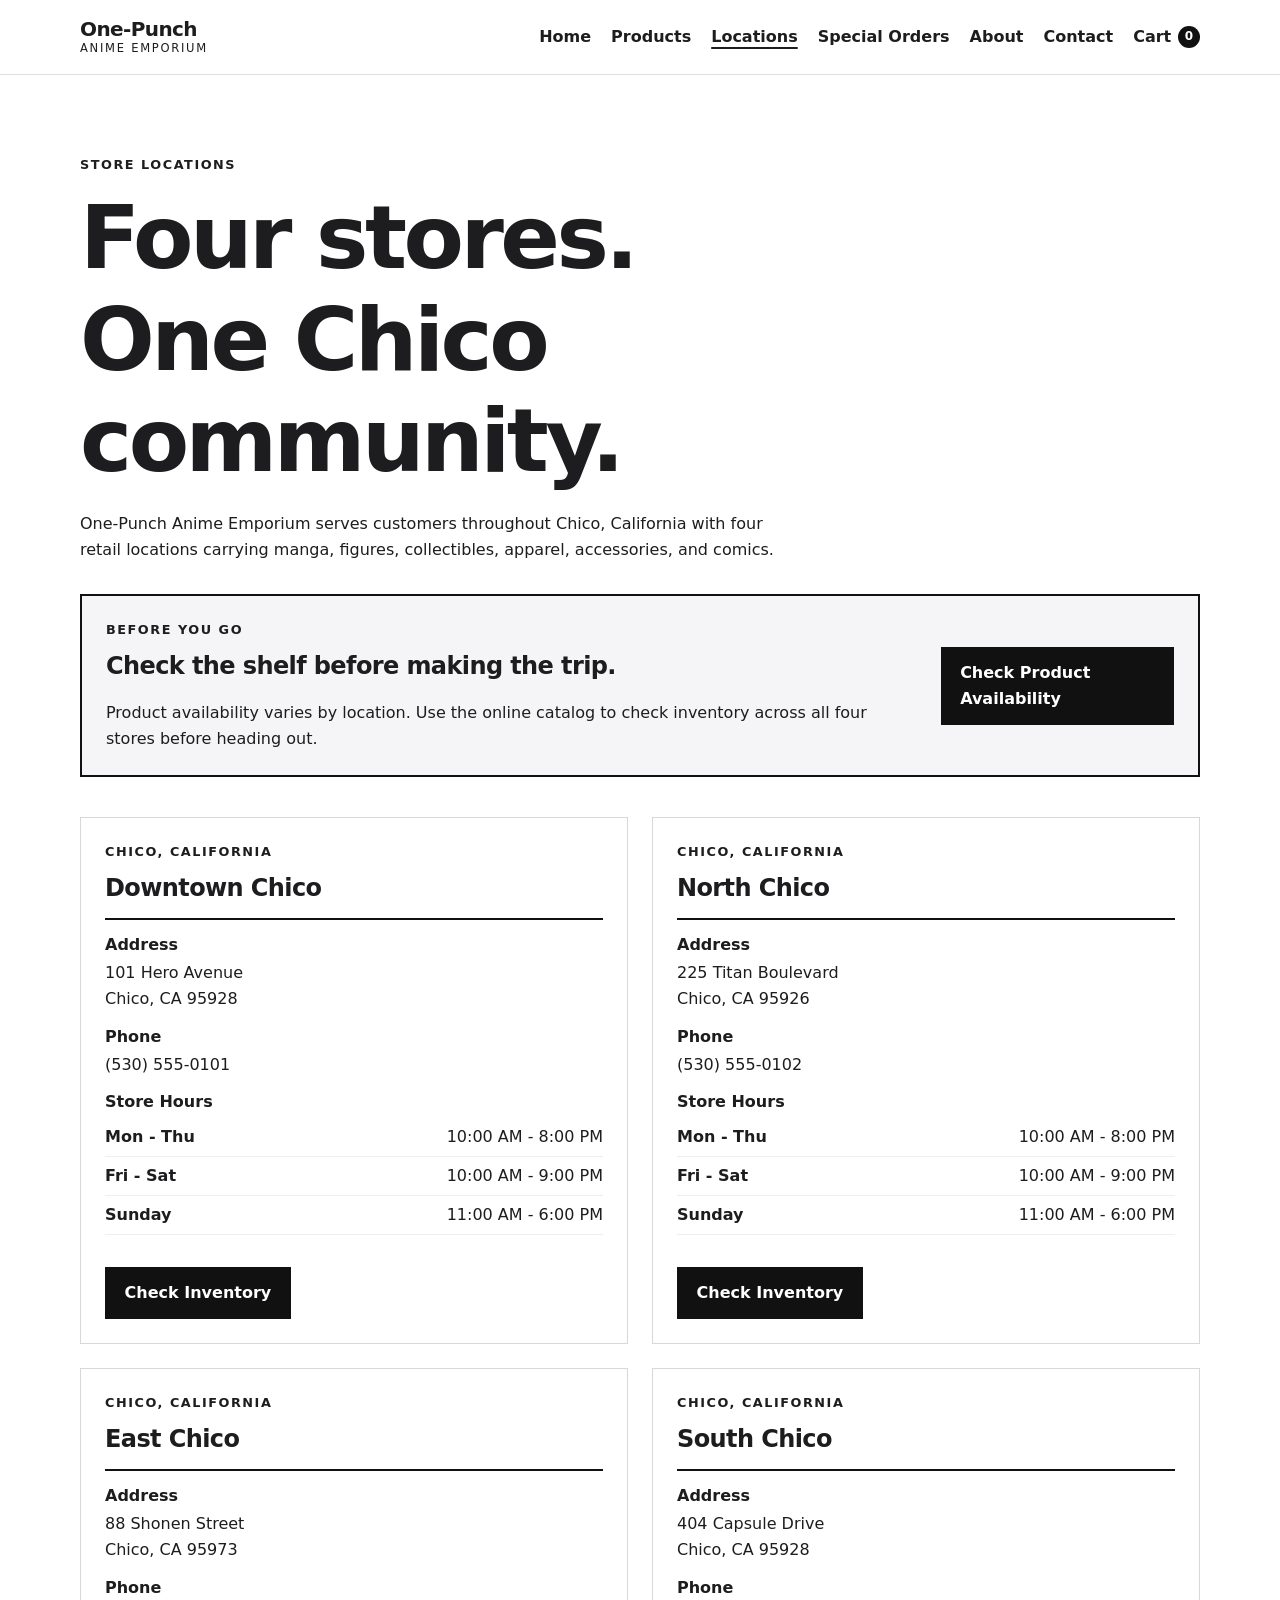
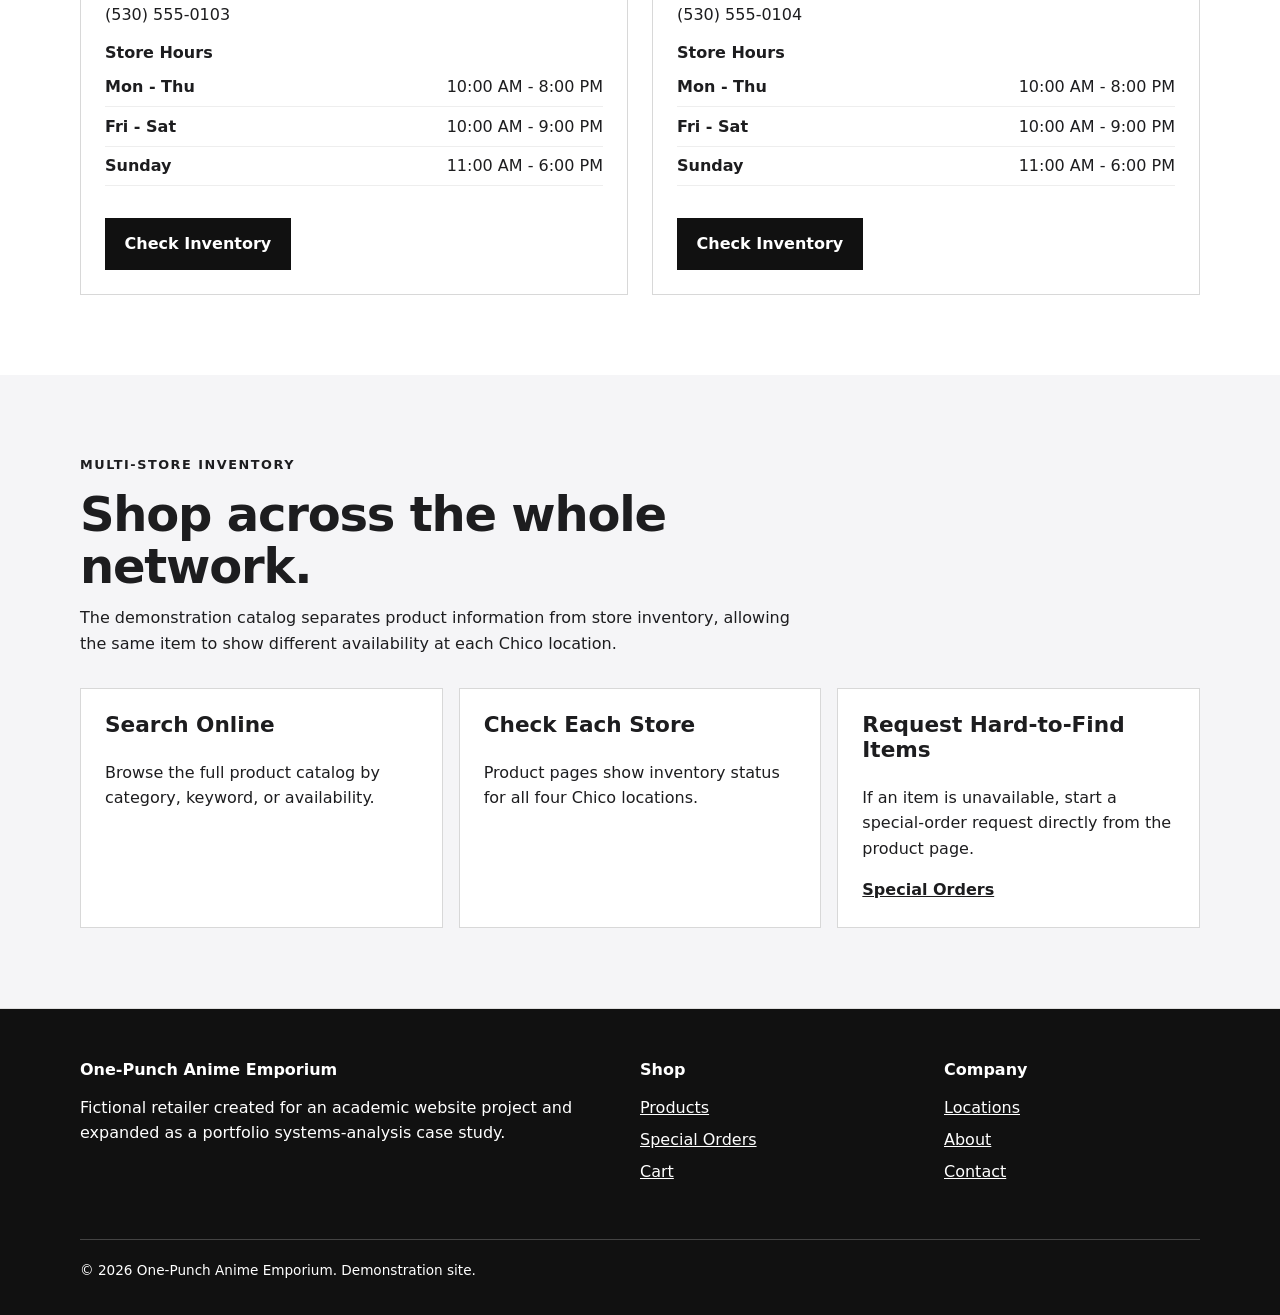
<file: Secure-E-Commerce-Digital-Retail-Transformation/Implementation/Academic Website/locations.html>
<!DOCTYPE html>
<html lang="en">
<head>
    <meta charset="UTF-8">
    <meta name="viewport" content="width=device-width, initial-scale=1.0">

    <meta
        name="description"
        content="Find One-Punch Anime Emporium store locations throughout Chico, California."
    >

    <title>Locations | One-Punch Anime Emporium</title>

    <link rel="stylesheet" href="css/styles.css">
</head>

<body>

    <header class="site-header">
        <div class="container header-inner">

            <a class="site-brand" href="index.html">
                <span class="brand-name">One-Punch</span>
                <span class="brand-subtitle">Anime Emporium</span>
            </a>

            <button
                class="nav-toggle"
                type="button"
                aria-label="Open navigation"
                aria-expanded="false"
                aria-controls="primary-navigation"
            >
                Menu
            </button>

            <nav
                id="primary-navigation"
                class="primary-nav"
                aria-label="Primary navigation"
            >
                <a href="index.html">Home</a>
                <a href="products.html">Products</a>
                <a href="locations.html" aria-current="page">Locations</a>
                <a href="special-orders.html">Special Orders</a>
                <a href="about.html">About</a>
                <a href="contact.html">Contact</a>

                <a class="cart-link" href="cart.html">
                    Cart
                    <span
                        id="cart-count"
                        class="cart-count"
                        aria-label="0 items in cart"
                    >
                        0
                    </span>
                </a>
            </nav>

        </div>
    </header>


    <main>

        <section class="section">
            <div class="container">

                <div class="section-heading">
                    <p class="eyebrow">Store Locations</p>

                    <h1>Four stores. One Chico community.</h1>

                    <p>
                        One-Punch Anime Emporium serves customers throughout
                        Chico, California with four retail locations carrying
                        manga, figures, collectibles, apparel, accessories,
                        and comics.
                    </p>
                </div>


                <div class="locations-callout">

                    <div>
                        <p class="eyebrow">Before You Go</p>

                        <h2>Check the shelf before making the trip.</h2>

                        <p>
                            Product availability varies by location. Use the
                            online catalog to check inventory across all four
                            stores before heading out.
                        </p>
                    </div>

                    <a
                        class="button button-primary"
                        href="products.html"
                    >
                        Check Product Availability
                    </a>

                </div>


                <div
                    id="locations-grid"
                    class="locations-grid"
                    aria-live="polite"
                >
                </div>

            </div>
        </section>


        <section class="section section-alt">
            <div class="container">

                <div class="section-heading">
                    <p class="eyebrow">Multi-Store Inventory</p>

                    <h2>Shop across the whole network.</h2>

                    <p>
                        The demonstration catalog separates product information
                        from store inventory, allowing the same item to show
                        different availability at each Chico location.
                    </p>
                </div>


                <div class="feature-grid">

                    <article class="feature-card">
                        <h3>Search Online</h3>
                        <p>
                            Browse the full product catalog by category,
                            keyword, or availability.
                        </p>
                    </article>


                    <article class="feature-card">
                        <h3>Check Each Store</h3>
                        <p>
                            Product pages show inventory status for all four
                            Chico locations.
                        </p>
                    </article>


                    <article class="feature-card">
                        <h3>Request Hard-to-Find Items</h3>
                        <p>
                            If an item is unavailable, start a special-order
                            request directly from the product page.
                        </p>

                        <a href="special-orders.html">
                            Special Orders
                        </a>
                    </article>

                </div>

            </div>
        </section>

    </main>


    <footer class="site-footer">
        <div class="container footer-grid">

            <div>
                <p class="footer-brand">
                    One-Punch Anime Emporium
                </p>

                <p>
                    Fictional retailer created for an academic website project
                    and expanded as a portfolio systems-analysis case study.
                </p>
            </div>

            <div>
                <p class="footer-heading">Shop</p>
                <a href="products.html">Products</a>
                <a href="special-orders.html">Special Orders</a>
                <a href="cart.html">Cart</a>
            </div>

            <div>
                <p class="footer-heading">Company</p>
                <a href="locations.html">Locations</a>
                <a href="about.html">About</a>
                <a href="contact.html">Contact</a>
            </div>

        </div>

        <div class="container footer-bottom">
            <p>
                &copy; <span id="current-year"></span>
                One-Punch Anime Emporium. Demonstration site.
            </p>
        </div>
    </footer>


    <script src="js/data.js"></script>
    <script src="js/locations.js"></script>
    <script src="js/site.js"></script>

</body>
</html>
</file>
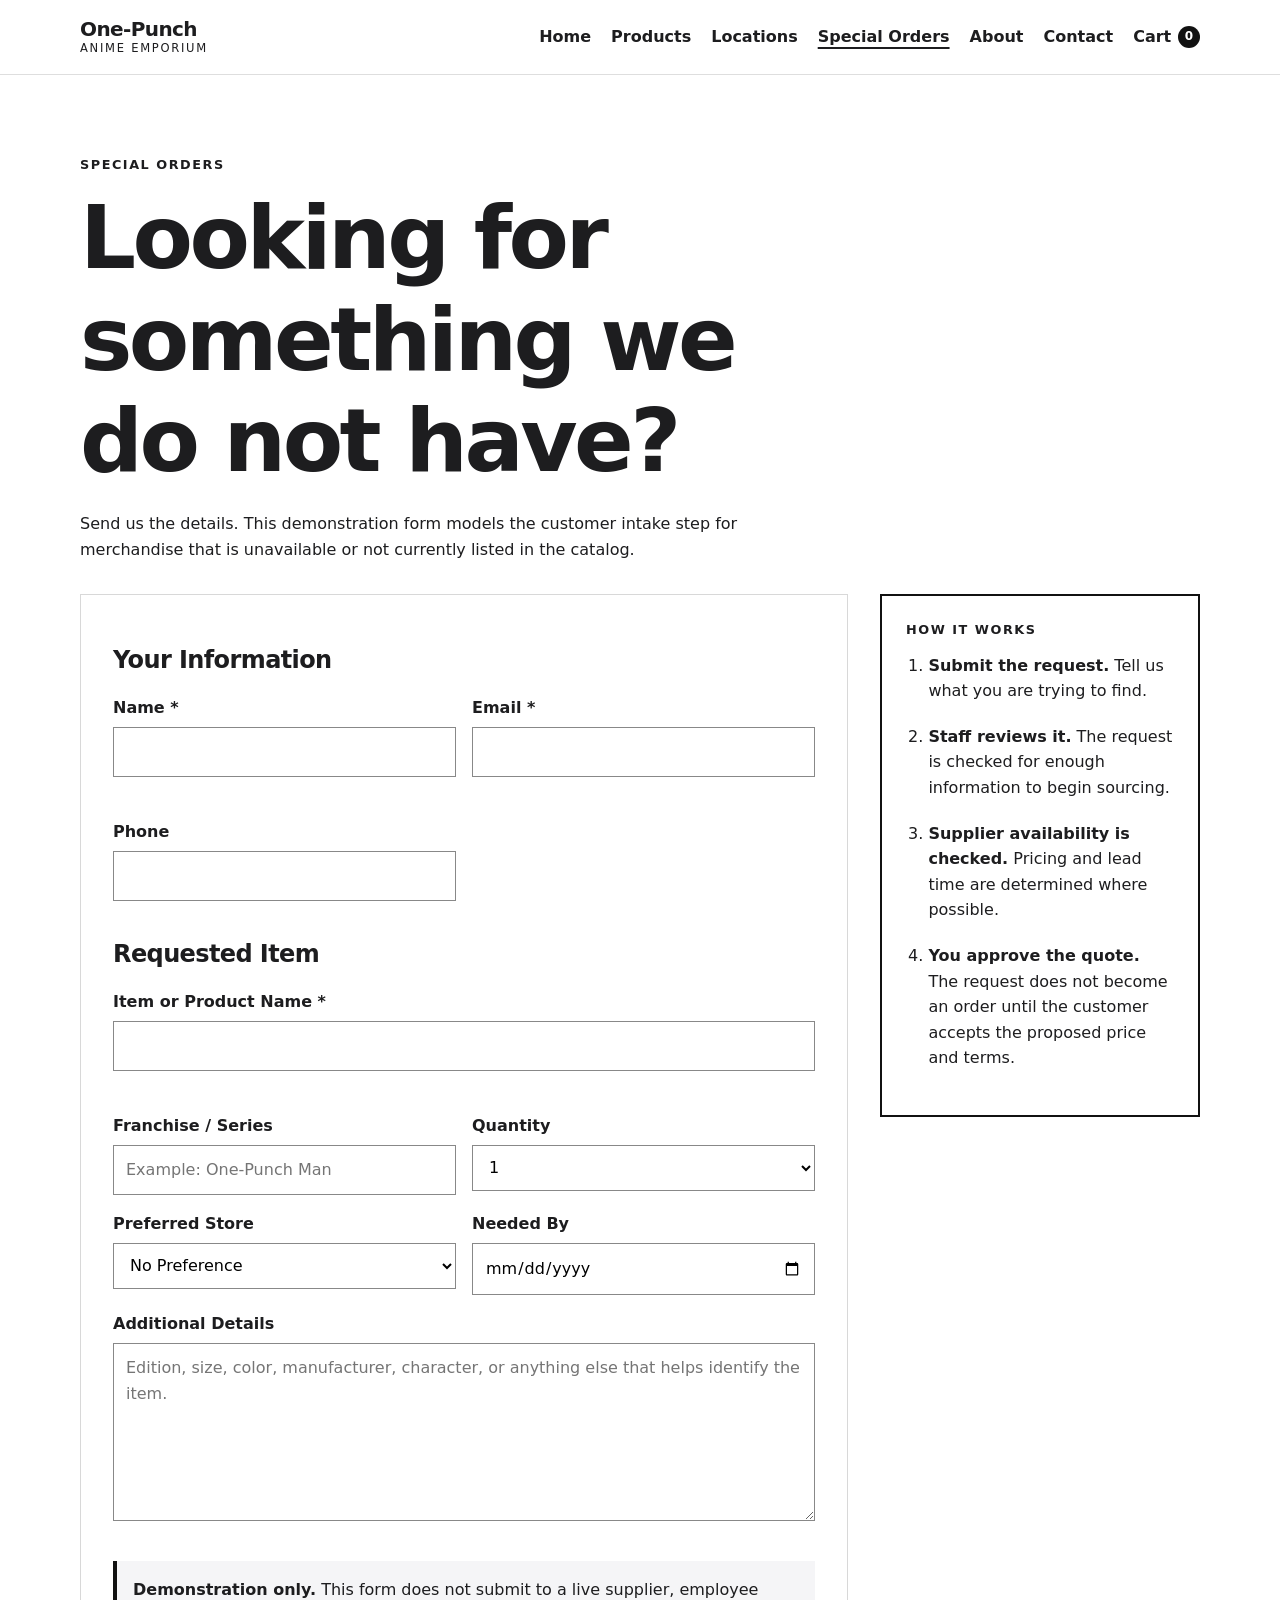
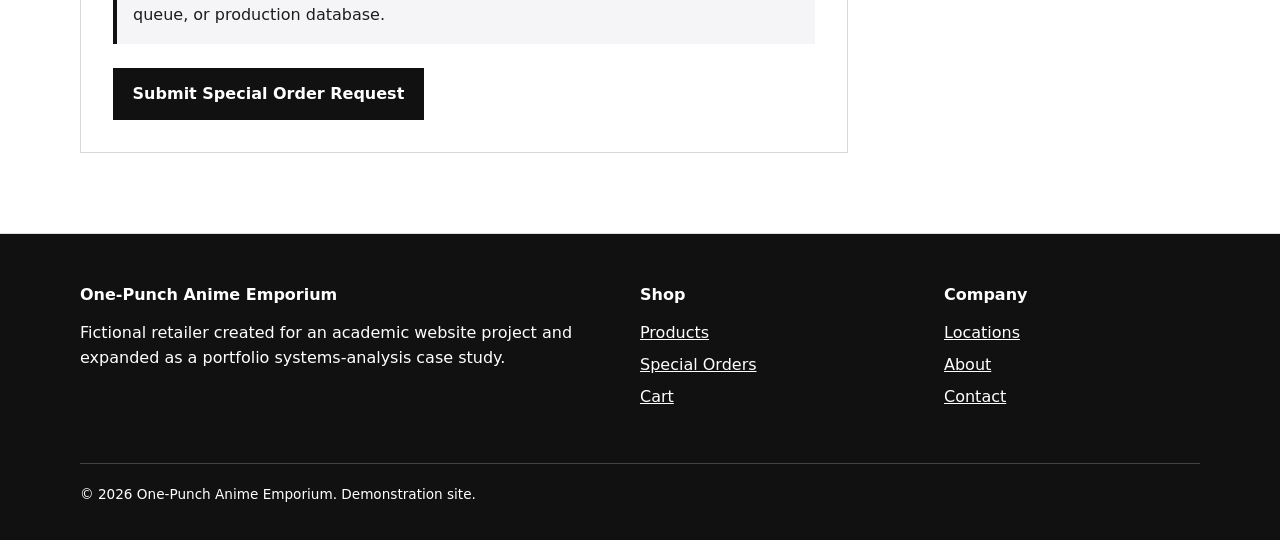
<file: Secure-E-Commerce-Digital-Retail-Transformation/Implementation/Academic Website/special-orders.html>
<!DOCTYPE html>
<html lang="en">
<head>
    <meta charset="UTF-8">
    <meta name="viewport" content="width=device-width, initial-scale=1.0">

    <meta
        name="description"
        content="Submit a special-order request to One-Punch Anime Emporium."
    >

    <title>Special Orders | One-Punch Anime Emporium</title>

    <link rel="stylesheet" href="css/styles.css">
</head>

<body>

    <header class="site-header">
        <div class="container header-inner">

            <a class="site-brand" href="index.html">
                <span class="brand-name">One-Punch</span>
                <span class="brand-subtitle">Anime Emporium</span>
            </a>

            <button
                class="nav-toggle"
                type="button"
                aria-label="Open navigation"
                aria-expanded="false"
                aria-controls="primary-navigation"
            >
                Menu
            </button>

            <nav
                id="primary-navigation"
                class="primary-nav"
                aria-label="Primary navigation"
            >
                <a href="index.html">Home</a>
                <a href="products.html">Products</a>
                <a href="locations.html">Locations</a>
                <a href="special-orders.html" aria-current="page">Special Orders</a>
                <a href="about.html">About</a>
                <a href="contact.html">Contact</a>

                <a class="cart-link" href="cart.html">
                    Cart
                    <span
                        id="cart-count"
                        class="cart-count"
                        aria-label="0 items in cart"
                    >
                        0
                    </span>
                </a>
            </nav>

        </div>
    </header>


    <main>

        <section class="section">
            <div class="container">

                <div class="section-heading">
                    <p class="eyebrow">Special Orders</p>
                    <h1>Looking for something we do not have?</h1>

                    <p>
                        Send us the details. This demonstration form models the
                        customer intake step for merchandise that is unavailable
                        or not currently listed in the catalog.
                    </p>
                </div>


                <div class="special-order-layout">

                    <div>

                        <form
                            id="special-order-form"
                            class="special-order-form"
                            novalidate
                        >

                            <div class="form-section">

                                <h2>Your Information</h2>

                                <div class="form-grid">

                                    <div class="form-field">
                                        <label for="customer-name">
                                            Name
                                            <span aria-hidden="true">*</span>
                                        </label>

                                        <input
                                            id="customer-name"
                                            name="customer-name"
                                            type="text"
                                            autocomplete="name"
                                            required
                                        >

                                        <p
                                            class="field-error"
                                            id="customer-name-error"
                                        ></p>
                                    </div>


                                    <div class="form-field">
                                        <label for="customer-email">
                                            Email
                                            <span aria-hidden="true">*</span>
                                        </label>

                                        <input
                                            id="customer-email"
                                            name="customer-email"
                                            type="email"
                                            autocomplete="email"
                                            required
                                        >

                                        <p
                                            class="field-error"
                                            id="customer-email-error"
                                        ></p>
                                    </div>


                                    <div class="form-field">
                                        <label for="customer-phone">
                                            Phone
                                        </label>

                                        <input
                                            id="customer-phone"
                                            name="customer-phone"
                                            type="tel"
                                            autocomplete="tel"
                                        >
                                    </div>

                                </div>

                            </div>


                            <div class="form-section">

                                <h2>Requested Item</h2>

                                <div class="form-grid">

                                    <div class="form-field form-field-full">
                                        <label for="requested-item">
                                            Item or Product Name
                                            <span aria-hidden="true">*</span>
                                        </label>

                                        <input
                                            id="requested-item"
                                            name="requested-item"
                                            type="text"
                                            required
                                        >

                                        <p
                                            class="field-error"
                                            id="requested-item-error"
                                        ></p>
                                    </div>


                                    <div class="form-field">
                                        <label for="franchise">
                                            Franchise / Series
                                        </label>

                                        <input
                                            id="franchise"
                                            name="franchise"
                                            type="text"
                                            placeholder="Example: One-Punch Man"
                                        >
                                    </div>


                                    <div class="form-field">
                                        <label for="requested-quantity">
                                            Quantity
                                        </label>

                                        <select
                                            id="requested-quantity"
                                            name="requested-quantity"
                                        >
                                            <option value="1">1</option>
                                            <option value="2">2</option>
                                            <option value="3">3</option>
                                            <option value="4">4</option>
                                            <option value="5">5</option>
                                        </select>
                                    </div>


                                    <div class="form-field">
                                        <label for="preferred-store">
                                            Preferred Store
                                        </label>

                                        <select
                                            id="preferred-store"
                                            name="preferred-store"
                                        >
                                            <option value="">
                                                No Preference
                                            </option>
                                        </select>
                                    </div>


                                    <div class="form-field">
                                        <label for="needed-by">
                                            Needed By
                                        </label>

                                        <input
                                            id="needed-by"
                                            name="needed-by"
                                            type="date"
                                        >
                                    </div>


                                    <div class="form-field form-field-full">
                                        <label for="request-details">
                                            Additional Details
                                        </label>

                                        <textarea
                                            id="request-details"
                                            name="request-details"
                                            rows="6"
                                            placeholder="Edition, size, color, manufacturer, character, or anything else that helps identify the item."
                                        ></textarea>
                                    </div>

                                </div>

                            </div>


                            <div class="form-notice">
                                <strong>Demonstration only.</strong>
                                This form does not submit to a live supplier,
                                employee queue, or production database.
                            </div>


                            <button
                                class="button button-primary"
                                type="submit"
                            >
                                Submit Special Order Request
                            </button>

                        </form>


                        <div
                            id="special-order-confirmation"
                            class="special-order-confirmation"
                            hidden
                        >
                            <p class="eyebrow">Request Received</p>

                            <h2>Your demonstration request has been created.</h2>

                            <p>
                                Request Number:
                                <strong id="request-number"></strong>
                            </p>

                            <p>
                                In a production environment, the request would
                                move to staff review and supplier availability
                                checks.
                            </p>

                            <div class="hero-actions">
                                <button
                                    id="new-request"
                                    class="button button-primary"
                                    type="button"
                                >
                                    Submit Another Request
                                </button>

                                <a
                                    class="button button-secondary"
                                    href="products.html"
                                >
                                    Return to Products
                                </a>
                            </div>
                        </div>

                    </div>


                    <aside class="special-order-sidebar">

                        <p class="eyebrow">How It Works</p>

                        <ol class="special-order-steps">
                            <li>
                                <strong>Submit the request.</strong>
                                Tell us what you are trying to find.
                            </li>

                            <li>
                                <strong>Staff reviews it.</strong>
                                The request is checked for enough information
                                to begin sourcing.
                            </li>

                            <li>
                                <strong>Supplier availability is checked.</strong>
                                Pricing and lead time are determined where possible.
                            </li>

                            <li>
                                <strong>You approve the quote.</strong>
                                The request does not become an order until the
                                customer accepts the proposed price and terms.
                            </li>
                        </ol>

                    </aside>

                </div>

            </div>
        </section>

    </main>


    <footer class="site-footer">
        <div class="container footer-grid">

            <div>
                <p class="footer-brand">
                    One-Punch Anime Emporium
                </p>

                <p>
                    Fictional retailer created for an academic website project
                    and expanded as a portfolio systems-analysis case study.
                </p>
            </div>

            <div>
                <p class="footer-heading">Shop</p>
                <a href="products.html">Products</a>
                <a href="special-orders.html">Special Orders</a>
                <a href="cart.html">Cart</a>
            </div>

            <div>
                <p class="footer-heading">Company</p>
                <a href="locations.html">Locations</a>
                <a href="about.html">About</a>
                <a href="contact.html">Contact</a>
            </div>

        </div>

        <div class="container footer-bottom">
            <p>
                &copy; <span id="current-year"></span>
                One-Punch Anime Emporium. Demonstration site.
            </p>
        </div>
    </footer>


    <script src="js/data.js"></script>
    <script src="js/special-orders.js"></script>
    <script src="js/site.js"></script>

</body>
</html>
</file>
<file: Secure-E-Commerce-Digital-Retail-Transformation/Implementation/Academic Website/css/styles.css>
/* =========================================================
   One-Punch Anime Emporium
   Shared Site Styles
   ========================================================= */


/* ---------- Reset ---------- */

*,
*::before,
*::after {
    box-sizing: border-box;
}

html {
    scroll-behavior: smooth;
}

body {
    margin: 0;
    font-family:
        Inter,
        system-ui,
        -apple-system,
        BlinkMacSystemFont,
        "Segoe UI",
        sans-serif;
    line-height: 1.6;
    color: #1d1d1f;
    background: #ffffff;
}

img {
    display: block;
    max-width: 100%;
}

a {
    color: inherit;
}

button,
input,
select,
textarea {
    font: inherit;
}


/* ---------- Layout ---------- */

.container {
    width: min(1120px, calc(100% - 2rem));
    margin-inline: auto;
}

.section {
    padding: 5rem 0;
}

.section-alt {
    background: #f5f5f7;
}

.section-heading {
    max-width: 720px;
    margin-bottom: 2rem;
}

.section-heading h2 {
    margin-top: 0;
    margin-bottom: 0.75rem;
    font-size: clamp(2rem, 4vw, 3rem);
    line-height: 1.1;
}

.section-heading p:last-child {
    margin-bottom: 0;
}


/* ---------- Typography ---------- */

h1,
h2,
h3 {
    line-height: 1.15;
}

h1 {
    margin: 0 0 1.25rem;
    font-size: clamp(2.8rem, 7vw, 5.5rem);
    letter-spacing: -0.04em;
}

h2 {
    letter-spacing: -0.025em;
}

h3 {
    margin-top: 0;
}

p {
    margin-top: 0;
}

.eyebrow {
    margin-bottom: 0.75rem;
    font-size: 0.8rem;
    font-weight: 800;
    text-transform: uppercase;
    letter-spacing: 0.12em;
}

.hero-copy {
    max-width: 680px;
    font-size: 1.15rem;
}


/* ---------- Header ---------- */

.site-header {
    position: sticky;
    top: 0;
    z-index: 100;
    border-bottom: 1px solid #dedede;
    background: rgba(255, 255, 255, 0.96);
}

.header-inner {
    min-height: 74px;
    display: flex;
    align-items: center;
    justify-content: space-between;
    gap: 2rem;
}

.site-brand {
    display: inline-flex;
    flex-direction: column;
    text-decoration: none;
    line-height: 1;
}

.brand-name {
    font-size: 1.25rem;
    font-weight: 900;
    letter-spacing: -0.03em;
}

.brand-subtitle {
    margin-top: 0.25rem;
    font-size: 0.72rem;
    text-transform: uppercase;
    letter-spacing: 0.15em;
}

.primary-nav {
    display: flex;
    align-items: center;
    gap: 1.25rem;
}

.primary-nav a {
    font-weight: 650;
    text-decoration: none;
}

.primary-nav a:hover,
.primary-nav a:focus-visible {
    text-decoration: underline;
    text-underline-offset: 0.3rem;
}

.primary-nav a[aria-current="page"] {
    text-decoration: underline;
    text-decoration-thickness: 2px;
    text-underline-offset: 0.3rem;
}

.nav-toggle {
    display: none;
    padding: 0.5rem 0.75rem;
    border: 1px solid #222;
    background: #fff;
    cursor: pointer;
}

.cart-link {
    display: inline-flex;
    align-items: center;
    gap: 0.4rem;
}

.cart-count {
    min-width: 1.4rem;
    height: 1.4rem;
    display: inline-grid;
    place-items: center;
    padding-inline: 0.25rem;
    border-radius: 999px;
    background: #111;
    color: #fff;
    font-size: 0.75rem;
}


/* ---------- Hero ---------- */

.hero {
    padding: 6rem 0;
    border-bottom: 1px solid #dedede;
}

.hero-grid {
    display: grid;
    grid-template-columns: minmax(0, 1.5fr) minmax(280px, 0.7fr);
    gap: 4rem;
    align-items: center;
}

.hero-actions {
    display: flex;
    flex-wrap: wrap;
    gap: 0.75rem;
    margin-top: 2rem;
}

.hero-panel {
    padding: 2rem;
    border: 2px solid #111;
}

.hero-panel h2 {
    margin-top: 0;
    font-size: 2rem;
}

.panel-label {
    font-size: 0.8rem;
    font-weight: 800;
    text-transform: uppercase;
    letter-spacing: 0.08em;
}


/* ---------- Buttons ---------- */

.button {
    display: inline-flex;
    align-items: center;
    justify-content: center;
    min-height: 46px;
    padding: 0.7rem 1.1rem;
    border: 2px solid #111;
    font-weight: 800;
    text-decoration: none;
    cursor: pointer;
}

.button-primary {
    background: #111;
    color: #fff;
}

.button-primary:hover,
.button-primary:focus-visible {
    background: #333;
}

.button-secondary {
    background: #fff;
    color: #111;
}

.button-secondary:hover,
.button-secondary:focus-visible {
    background: #f0f0f0;
}


/* ---------- Feature Cards ---------- */

.feature-grid {
    display: grid;
    grid-template-columns: repeat(3, 1fr);
    gap: 1rem;
}

.feature-card {
    padding: 1.5rem;
    border: 1px solid #d8d8d8;
    background: #fff;
}

.feature-card h3 {
    font-size: 1.35rem;
}

.feature-card a {
    font-weight: 800;
}


/* ---------- Categories ---------- */

.category-grid {
    display: grid;
    grid-template-columns: repeat(4, 1fr);
    gap: 1rem;
}

.category-card {
    min-height: 180px;
    display: flex;
    align-items: end;
    padding: 1.25rem;
    border: 2px solid #111;
    background: #fff;
    text-decoration: none;
}

.category-card span {
    font-size: 1.3rem;
    font-weight: 900;
}

.category-card:hover,
.category-card:focus-visible {
    transform: translateY(-3px);
}


/* ---------- Callout ---------- */

.callout {
    display: flex;
    align-items: center;
    justify-content: space-between;
    gap: 3rem;
}

.callout > div {
    max-width: 720px;
}

.callout h2 {
    margin-top: 0;
    font-size: clamp(2rem, 4vw, 3rem);
}


/* ---------- Footer ---------- */

.site-footer {
    padding-top: 3rem;
    border-top: 1px solid #dedede;
    background: #111;
    color: #fff;
}

.footer-grid {
    display: grid;
    grid-template-columns: 2fr 1fr 1fr;
    gap: 3rem;
}

.footer-grid > div {
    display: flex;
    flex-direction: column;
    align-items: flex-start;
}

.footer-grid a {
    margin-bottom: 0.4rem;
}

.footer-brand,
.footer-heading {
    margin-bottom: 0.75rem;
    font-weight: 900;
}

.footer-bottom {
    margin-top: 3rem;
    padding: 1.25rem 0;
    border-top: 1px solid #444;
    font-size: 0.85rem;
}


/* ---------- Focus ---------- */

a:focus-visible,
button:focus-visible,
input:focus-visible,
select:focus-visible,
textarea:focus-visible {
    outline: 3px solid currentColor;
    outline-offset: 4px;
}


/* ---------- Responsive ---------- */

@media (max-width: 850px) {

    .nav-toggle {
        display: inline-block;
    }

    .primary-nav {
        position: absolute;
        top: 74px;
        left: 0;
        right: 0;
        display: none;
        flex-direction: column;
        align-items: stretch;
        gap: 0;
        padding: 1rem;
        border-bottom: 1px solid #dedede;
        background: #fff;
    }

    .primary-nav.is-open {
        display: flex;
    }

    .primary-nav a {
        padding: 0.8rem 0;
    }

    .hero-grid {
        grid-template-columns: 1fr;
        gap: 2rem;
    }

    .feature-grid {
        grid-template-columns: 1fr;
    }

    .category-grid {
        grid-template-columns: repeat(2, 1fr);
    }

    .callout {
        align-items: flex-start;
        flex-direction: column;
    }

    .footer-grid {
        grid-template-columns: 1fr 1fr;
    }

    .footer-grid > div:first-child {
        grid-column: 1 / -1;
    }
}


@media (max-width: 520px) {

    .section {
        padding: 3.5rem 0;
    }

    .hero {
        padding: 4rem 0;
    }

    .category-grid {
        grid-template-columns: 1fr;
    }

    .footer-grid {
        grid-template-columns: 1fr;
    }

    .footer-grid > div:first-child {
        grid-column: auto;
    }
}
/* =========================================================
   Product Detail
   ========================================================= */

.back-link {
    display: inline-block;
    margin-bottom: 2rem;
    font-weight: 750;
    text-decoration: none;
}

.back-link:hover,
.back-link:focus-visible {
    text-decoration: underline;
    text-underline-offset: 0.3rem;
}


.product-detail {
    display: grid;
    grid-template-columns: minmax(280px, 0.9fr) minmax(0, 1.1fr);
    gap: 4rem;
    align-items: start;
}


.product-detail-image {
    min-height: 520px;
    display: grid;
    place-items: center;
    overflow: hidden;
    border: 1px solid #d8d8d8;
    background: #f5f5f7;
}


.product-detail-image img {
    width: 100%;
    height: 100%;
    max-height: 620px;
    object-fit: cover;
}


.product-detail-content h1 {
    margin-bottom: 0.75rem;
    font-size: clamp(2.4rem, 5vw, 4.4rem);
}


.product-franchise {
    margin-bottom: 1.5rem;
    font-weight: 700;
}


.product-description {
    max-width: 680px;
    font-size: 1.05rem;
}


.product-price {
    margin: 2rem 0;
    font-size: 2rem;
    font-weight: 900;
}


.product-purchase-panel {
    margin-top: 2rem;
    padding: 1.5rem;
    border: 2px solid #111;
}


.product-actions {
    display: flex;
    flex-wrap: wrap;
    align-items: end;
    gap: 0.75rem;
    margin-top: 1.25rem;
}


.product-actions label {
    width: 100%;
    font-weight: 800;
}


.product-actions select {
    min-height: 46px;
    padding: 0 0.75rem;
    border: 2px solid #111;
    background: #fff;
}


.status-message {
    margin-top: 1rem;
    margin-bottom: 0;
    font-weight: 750;
}


/* ---------- Availability ---------- */

.availability-grid {
    display: grid;
    grid-template-columns: repeat(4, 1fr);
    gap: 1rem;
}


.availability-card {
    padding: 1.5rem;
    border: 1px solid #d8d8d8;
    background: #fff;
}


.availability-card h3 {
    margin-bottom: 0.75rem;
}


.store-address {
    min-height: 4.5rem;
}


.availability-status,
.availability-badge {
    display: inline-block;
    padding: 0.35rem 0.65rem;
    border: 1px solid currentColor;
    font-weight: 850;
}


.availability-in-stock {
    color: #17652b;
}


.availability-low-stock {
    color: #805500;
}


.availability-out-of-stock {
    color: #9f1d1d;
}


@media (max-width: 900px) {

    .product-detail {
        grid-template-columns: 1fr;
        gap: 2rem;
    }

    .product-detail-image {
        min-height: 380px;
    }

    .availability-grid {
        grid-template-columns: repeat(2, 1fr);
    }
}


@media (max-width: 560px) {

    .availability-grid {
        grid-template-columns: 1fr;
    }

    .product-actions {
        align-items: stretch;
        flex-direction: column;
    }

    .product-actions select,
    .product-actions .button {
        width: 100%;
    }
}
/* =========================================================
   Product Catalog
   ========================================================= */

.catalog-controls {
    display: grid;
    grid-template-columns: 2fr 1fr 1fr auto;
    gap: 1rem;
    align-items: end;
    margin: 2.5rem 0 1rem;
    padding: 1.5rem;
    border: 1px solid #d8d8d8;
    background: #f5f5f7;
}


.catalog-control {
    display: flex;
    flex-direction: column;
    gap: 0.4rem;
}


.catalog-control label {
    font-weight: 800;
}


.catalog-control input,
.catalog-control select {
    min-height: 46px;
    width: 100%;
    padding: 0.65rem 0.75rem;
    border: 1px solid #888;
    background: #fff;
}


.catalog-reset {
    justify-content: end;
}


.catalog-summary {
    margin-bottom: 1.5rem;
    font-weight: 750;
}


.product-grid {
    display: grid;
    grid-template-columns:
        repeat(4, minmax(0, 1fr));
    gap: 1.25rem;
}


.product-card {
    display: flex;
    flex-direction: column;
    overflow: hidden;
    border: 1px solid #d8d8d8;
    background: #fff;
}


.product-card-image {
    aspect-ratio: 4 / 5;
    display: block;
    overflow: hidden;
    background: #f5f5f7;
}


.product-card-image img {
    width: 100%;
    height: 100%;
    object-fit: cover;
    transition: transform 0.2s ease;
}


.product-card-image:hover img,
.product-card-image:focus-visible img {
    transform: scale(1.03);
}


.product-card-content {
    flex: 1;
    display: flex;
    flex-direction: column;
    padding: 1rem;
}


.product-card-category {
    margin-bottom: 0.35rem;
    font-size: 0.75rem;
    font-weight: 850;
    text-transform: uppercase;
    letter-spacing: 0.08em;
}


.product-card h2 {
    margin: 0;
    font-size: 1.15rem;
}


.product-card h2 a {
    text-decoration: none;
}


.product-card h2 a:hover,
.product-card h2 a:focus-visible {
    text-decoration: underline;
}


.product-card-franchise {
    margin-top: 0.45rem;
    color: #555;
    font-size: 0.9rem;
}


.product-card-footer {
    margin-top: auto;
    padding-top: 1.25rem;
}


.product-card-price {
    margin-bottom: 0.65rem;
    font-size: 1.2rem;
    font-weight: 900;
}


.catalog-empty {
    margin-top: 2rem;
    padding: 3rem;
    border: 1px solid #d8d8d8;
    text-align: center;
    background: #f5f5f7;
}


@media (max-width: 1000px) {

    .product-grid {
        grid-template-columns:
            repeat(3, minmax(0, 1fr));
    }

    .catalog-controls {
        grid-template-columns:
            2fr 1fr;
    }
}


@media (max-width: 720px) {

    .product-grid {
        grid-template-columns:
            repeat(2, minmax(0, 1fr));
    }

    .catalog-controls {
        grid-template-columns: 1fr;
    }

    .catalog-reset .button {
        width: 100%;
    }
}


@media (max-width: 480px) {

    .product-grid {
        grid-template-columns: 1fr;
    }
}
/* =========================================================
   Shopping Cart
   ========================================================= */

.cart-layout {
    display: grid;
    grid-template-columns:
        minmax(0, 1fr)
        340px;
    gap: 2rem;
    align-items: start;
}


.cart-items {
    display: flex;
    flex-direction: column;
    gap: 1rem;
}


.cart-item {
    display: grid;
    grid-template-columns:
        140px
        minmax(0, 1fr)
        130px;
    gap: 1.5rem;
    padding: 1rem;
    border: 1px solid #d8d8d8;
    background: #fff;
}


.cart-item-image {
    aspect-ratio: 4 / 5;
    overflow: hidden;
    background: #f5f5f7;
}


.cart-item-image img {
    width: 100%;
    height: 100%;
    object-fit: cover;
}


.cart-item-content {
    display: flex;
    flex-direction: column;
    justify-content: space-between;
}


.cart-item-category {
    margin-bottom: 0.25rem;
    font-size: 0.75rem;
    font-weight: 850;
    text-transform: uppercase;
    letter-spacing: 0.08em;
}


.cart-item h2 {
    margin: 0;
    font-size: 1.25rem;
}


.cart-item h2 a {
    text-decoration: none;
}


.cart-item h2 a:hover,
.cart-item h2 a:focus-visible {
    text-decoration: underline;
}


.cart-item-franchise {
    margin-top: 0.4rem;
    color: #555;
}


.cart-item-price {
    font-weight: 750;
}


.cart-item-controls {
    display: flex;
    align-items: center;
    flex-wrap: wrap;
    gap: 0.75rem;
}


.cart-item-controls label {
    font-weight: 800;
}


.cart-item-controls select {
    min-height: 42px;
    padding: 0 0.6rem;
    border: 1px solid #888;
    background: #fff;
}


.cart-remove {
    border: 0;
    background: transparent;
    font-weight: 800;
    text-decoration: underline;
    cursor: pointer;
}


.cart-item-total {
    text-align: right;
}


.cart-item-total p {
    margin-bottom: 0.3rem;
    font-size: 0.85rem;
}


.cart-item-total strong {
    font-size: 1.15rem;
}


.cart-summary {
    position: sticky;
    top: 100px;
    padding: 1.5rem;
    border: 2px solid #111;
    background: #fff;
}


.summary-row {
    display: flex;
    justify-content: space-between;
    gap: 1rem;
    padding: 0.75rem 0;
    border-bottom: 1px solid #ddd;
}


.summary-total {
    margin-top: 0.5rem;
    border-bottom: 0;
    font-size: 1.15rem;
    font-weight: 900;
}


.summary-note {
    margin: 1rem 0;
    font-size: 0.85rem;
    color: #555;
}


.cart-checkout-button,
.cart-clear-button {
    width: 100%;
}


.cart-clear-button {
    margin-top: 0.75rem;
}


.cart-empty {
    padding: 3rem;
    border: 1px solid #d8d8d8;
    background: #f5f5f7;
    text-align: center;
}


@media (max-width: 900px) {

    .cart-layout {
        grid-template-columns: 1fr;
    }

    .cart-summary {
        position: static;
    }
}


@media (max-width: 650px) {

    .cart-item {
        grid-template-columns:
            100px
            minmax(0, 1fr);
    }

    .cart-item-total {
        grid-column: 1 / -1;
        text-align: left;
        padding-top: 0.75rem;
        border-top: 1px solid #ddd;
    }
}


@media (max-width: 480px) {

    .cart-item {
        grid-template-columns: 1fr;
    }

    .cart-item-image {
        max-width: 220px;
    }

    .cart-item-total {
        grid-column: auto;
    }
}
/* =========================================================
   Special Orders
   ========================================================= */

.special-order-layout {
    display: grid;
    grid-template-columns:
        minmax(0, 1fr)
        320px;
    gap: 2rem;
    align-items: start;
}


.special-order-form {
    padding: 2rem;
    border: 1px solid #d8d8d8;
    background: #fff;
}


.form-section {
    margin-bottom: 2.5rem;
}


.form-section h2 {
    margin-bottom: 1.25rem;
}


.form-grid {
    display: grid;
    grid-template-columns:
        repeat(2, minmax(0, 1fr));
    gap: 1rem;
}


.form-field {
    display: flex;
    flex-direction: column;
    gap: 0.4rem;
}


.form-field-full {
    grid-column: 1 / -1;
}


.form-field label {
    font-weight: 800;
}


.form-field input,
.form-field select,
.form-field textarea {
    width: 100%;
    min-height: 46px;
    padding: 0.7rem 0.75rem;
    border: 1px solid #888;
    background: #fff;
}


.form-field textarea {
    resize: vertical;
}


.form-field input[aria-invalid="true"],
.form-field select[aria-invalid="true"],
.form-field textarea[aria-invalid="true"] {
    border: 2px solid #9f1d1d;
}


.field-error {
    min-height: 1.25rem;
    margin: 0;
    font-size: 0.85rem;
    font-weight: 750;
    color: #9f1d1d;
}


.form-notice {
    margin-bottom: 1.5rem;
    padding: 1rem;
    border-left: 4px solid #111;
    background: #f5f5f7;
}


.special-order-sidebar {
    position: sticky;
    top: 100px;
    padding: 1.5rem;
    border: 2px solid #111;
}


.special-order-steps {
    margin: 0;
    padding-left: 1.4rem;
}


.special-order-steps li {
    margin-bottom: 1.25rem;
}


.special-order-confirmation {
    padding: 2rem;
    border: 2px solid #111;
    background: #f5f5f7;
}


.special-order-confirmation h2 {
    margin-top: 0;
}


@media (max-width: 850px) {

    .special-order-layout {
        grid-template-columns: 1fr;
    }

    .special-order-sidebar {
        position: static;
    }
}


@media (max-width: 600px) {

    .special-order-form {
        padding: 1.25rem;
    }

    .form-grid {
        grid-template-columns: 1fr;
    }

    .form-field-full {
        grid-column: auto;
    }
}
/* =========================================================
   Checkout
   ========================================================= */

.checkout-layout {
    display: grid;
    grid-template-columns:
        minmax(0, 1fr)
        360px;
    gap: 2rem;
    align-items: start;
}


.checkout-form {
    padding: 2rem;
    border: 1px solid #d8d8d8;
    background: #fff;
}


.checkout-summary {
    position: sticky;
    top: 100px;
    padding: 1.5rem;
    border: 2px solid #111;
    background: #fff;
}


.checkout-items {
    display: flex;
    flex-direction: column;
    margin-bottom: 1rem;
}


.checkout-item {
    display: flex;
    justify-content: space-between;
    gap: 1rem;
    padding: 0.85rem 0;
    border-bottom: 1px solid #ddd;
}


.checkout-item p {
    margin: 0.25rem 0 0;
    font-size: 0.85rem;
    color: #555;
}


@media (max-width: 900px) {

    .checkout-layout {
        grid-template-columns: 1fr;
    }

    .checkout-summary {
        position: static;
    }
}


@media (max-width: 600px) {

    .checkout-form {
        padding: 1.25rem;
    }
}
/* =========================================================
   Order Confirmation
   ========================================================= */

.order-confirmation {
    max-width: 850px;
    padding: 2rem;
    border: 2px solid #111;
    background: #fff;
}


.confirmation-grid {
    display: grid;
    grid-template-columns:
        repeat(2, minmax(0, 1fr));
    gap: 2rem;
    margin: 2rem 0;
}


.confirmation-summary {
    margin: 2rem 0;
}


@media (max-width: 650px) {

    .confirmation-grid {
        grid-template-columns: 1fr;
    }
}
/* =========================================================
   Locations
   ========================================================= */

.locations-callout {
    display: flex;
    justify-content: space-between;
    align-items: center;
    gap: 2rem;
    margin-bottom: 2.5rem;
    padding: 1.5rem;
    border: 2px solid #111;
    background: #f5f5f7;
}


.locations-callout h2 {
    margin-top: 0;
}


.locations-callout p:last-child {
    margin-bottom: 0;
}


.locations-grid {
    display: grid;
    grid-template-columns:
        repeat(2, minmax(0, 1fr));
    gap: 1.5rem;
}


.location-card {
    display: flex;
    flex-direction: column;
    padding: 1.5rem;
    border: 1px solid #d8d8d8;
    background: #fff;
}


.location-card-header {
    padding-bottom: 1rem;
    border-bottom: 2px solid #111;
}


.location-card-header h2 {
    margin: 0;
}


.location-details {
    flex: 1;
    padding: 1rem 0;
}


.location-details h3 {
    margin-bottom: 0.35rem;
    font-size: 1rem;
}


.location-details p {
    margin-top: 0;
}


.store-hours {
    margin: 0;
}


.store-hours div {
    display: flex;
    justify-content: space-between;
    gap: 1rem;
    padding: 0.4rem 0;
    border-bottom: 1px solid #eee;
}


.store-hours dt {
    font-weight: 800;
}


.store-hours dd {
    margin: 0;
    text-align: right;
}


.location-card-actions {
    padding-top: 1rem;
}


.section-alt {
    background: #f5f5f7;
}


@media (max-width: 800px) {

    .locations-grid {
        grid-template-columns: 1fr;
    }


    .locations-callout {
        align-items: flex-start;
        flex-direction: column;
    }
}


@media (max-width: 480px) {

    .store-hours div {
        flex-direction: column;
        gap: 0.15rem;
    }


    .store-hours dd {
        text-align: left;
    }
}
/* =========================================================
   About
   ========================================================= */

.about-grid {
    display: grid;
    grid-template-columns:
        repeat(2, minmax(0, 1fr));
    gap: 1.5rem;
}


.about-panel {
    padding: 2rem;
    border: 1px solid #d8d8d8;
    background: #fff;
}


.about-panel h2 {
    margin-top: 0;
}


.about-project-note {
    max-width: 850px;
    padding: 2rem;
    border: 2px solid #111;
    background: #fff;
}


@media (max-width: 750px) {

    .about-grid {
        grid-template-columns: 1fr;
    }
}
/* =========================================================
   Contact
   ========================================================= */

.contact-layout {
    display: grid;
    grid-template-columns:
        minmax(0, 1fr)
        320px;
    gap: 2rem;
    align-items: start;
}


.contact-form {
    padding: 2rem;
    border: 1px solid #d8d8d8;
    background: #fff;
}


.contact-sidebar {
    position: sticky;
    top: 100px;
    padding: 1.5rem;
    border: 2px solid #111;
    background: #fff;
}


.contact-sidebar p {
    margin-top: 1.5rem;
}


.contact-sidebar a {
    font-weight: 800;
}


.contact-confirmation {
    max-width: 750px;
    padding: 2rem;
    border: 2px solid #111;
    background: #f5f5f7;
}


@media (max-width: 850px) {

    .contact-layout {
        grid-template-columns: 1fr;
    }


    .contact-sidebar {
        position: static;
    }
}


@media (max-width: 600px) {

    .contact-form {
        padding: 1.25rem;
    }
}
/* =========================================================
   Homepage Featured Categories
   ========================================================= */

.featured-category-grid {
    display: grid;
    grid-template-columns:
        repeat(4, minmax(0, 1fr));
    gap: 1.25rem;
}


.featured-category-card {
    display: flex;
    flex-direction: column;
    overflow: hidden;
    border: 2px solid #111;
    background: #fff;
    color: #111;
    text-decoration: none;
    transition:
        transform 0.2s ease,
        box-shadow 0.2s ease;
}


.featured-category-image {
    width: 100%;
    aspect-ratio: 4 / 5;
    overflow: hidden;
    background: #f5f5f7;
}


.featured-category-image img {
    display: block;
    width: 100%;
    height: 100%;
    object-fit: cover;
    transition: transform 0.25s ease;
}


.featured-category-content {
    display: flex;
    flex-direction: column;
    gap: 0.25rem;
    padding: 1.1rem;
    border-top: 2px solid #111;
}


.featured-category-content h3 {
    margin: 0;
    font-size: 1.25rem;
    color: #111;
}


.featured-category-content span {
    font-weight: 800;
    color: #111;
}


.featured-category-card:hover,
.featured-category-card:focus-visible {
    transform: translateY(-3px);
    box-shadow: 4px 4px 0 #111;
}


.featured-category-card:hover
.featured-category-image img,
.featured-category-card:focus-visible
.featured-category-image img {
    transform: scale(1.035);
}


.featured-category-card:focus-visible {
    outline: 3px solid #111;
    outline-offset: 4px;
}


.featured-category-footer {
    display: flex;
    justify-content: center;
    margin-top: 2rem;
}


/* =========================================================
   Homepage Availability Callout
   ========================================================= */

.home-availability-callout {
    display: flex;
    justify-content: space-between;
    align-items: center;
    gap: 2rem;
    padding: 2rem;
    border: 2px solid #111;
    background: #fff;
}


.home-availability-callout h2 {
    margin-top: 0;
}


.home-availability-callout p:last-child {
    margin-bottom: 0;
}


/* =========================================================
   Homepage Special Order Callout
   ========================================================= */

.home-special-order {
    display: flex;
    justify-content: space-between;
    align-items: center;
    gap: 2rem;
    padding: 2rem;
    border: 2px solid #111;
    background: #fff;
}


.home-special-order h2 {
    margin-top: 0;
}


.home-special-order p:last-child {
    margin-bottom: 0;
}


/* =========================================================
   Homepage Responsive
   ========================================================= */

@media (max-width: 1050px) {

    .featured-category-grid {
        grid-template-columns:
            repeat(2, minmax(0, 1fr));
    }
}


@media (max-width: 750px) {

    .home-availability-callout,
    .home-special-order {
        flex-direction: column;
        align-items: flex-start;
    }
}


@media (max-width: 550px) {

    .featured-category-grid {
        grid-template-columns: 1fr;
    }


    .featured-category-image {
        aspect-ratio: 5 / 4;
    }
}
/* =========================================================
   FINAL HOMEPAGE FEATURED CATEGORY OVERRIDE
   ========================================================= */

.featured-category-grid {
    display: grid !important;
    grid-template-columns: repeat(4, minmax(0, 1fr)) !important;
    gap: 1.25rem !important;
    width: 100% !important;
    max-width: 1200px !important;
    margin: 0 auto !important;
}


.featured-category-card {
    display: flex !important;
    flex-direction: column !important;
    width: 100% !important;
    min-width: 0 !important;
    max-width: none !important;
    overflow: hidden !important;
    border: 2px solid #111 !important;
    background: #fff !important;
    color: #111 !important;
    text-decoration: none !important;
}


.featured-category-image {
    display: block !important;
    position: relative !important;
    width: 100% !important;
    height: 300px !important;
    overflow: hidden !important;
    background: #f5f5f7 !important;
}


.featured-category-image img {
    display: block !important;
    position: static !important;
    width: 100% !important;
    height: 100% !important;
    max-width: 100% !important;
    object-fit: contain !important;
    object-position: center !important;
    margin: 0 !important;
    padding: 0 !important;
}


.featured-category-content {
    display: block !important;
    position: static !important;
    width: 100% !important;
    padding: 1rem !important;
    border-top: 2px solid #111 !important;
    background: #fff !important;
    color: #111 !important;
}


.featured-category-content h3 {
    margin: 0 0 0.25rem !important;
    font-size: 1.25rem !important;
    color: #111 !important;
}


.featured-category-content span {
    display: block !important;
    color: #111 !important;
    font-weight: 800 !important;
}


.featured-category-card:hover {
    transform: translateY(-3px);
    box-shadow: 4px 4px 0 #111;
}


.featured-category-footer {
    display: flex !important;
    justify-content: center !important;
    margin-top: 2rem !important;
}


@media (max-width: 1000px) {

    .featured-category-grid {
        grid-template-columns:
            repeat(2, minmax(0, 1fr)) !important;
    }

}


@media (max-width: 550px) {

    .featured-category-grid {
        grid-template-columns: 1fr !important;
    }

    .featured-category-image {
        height: 280px !important;
    }

}
</file>
